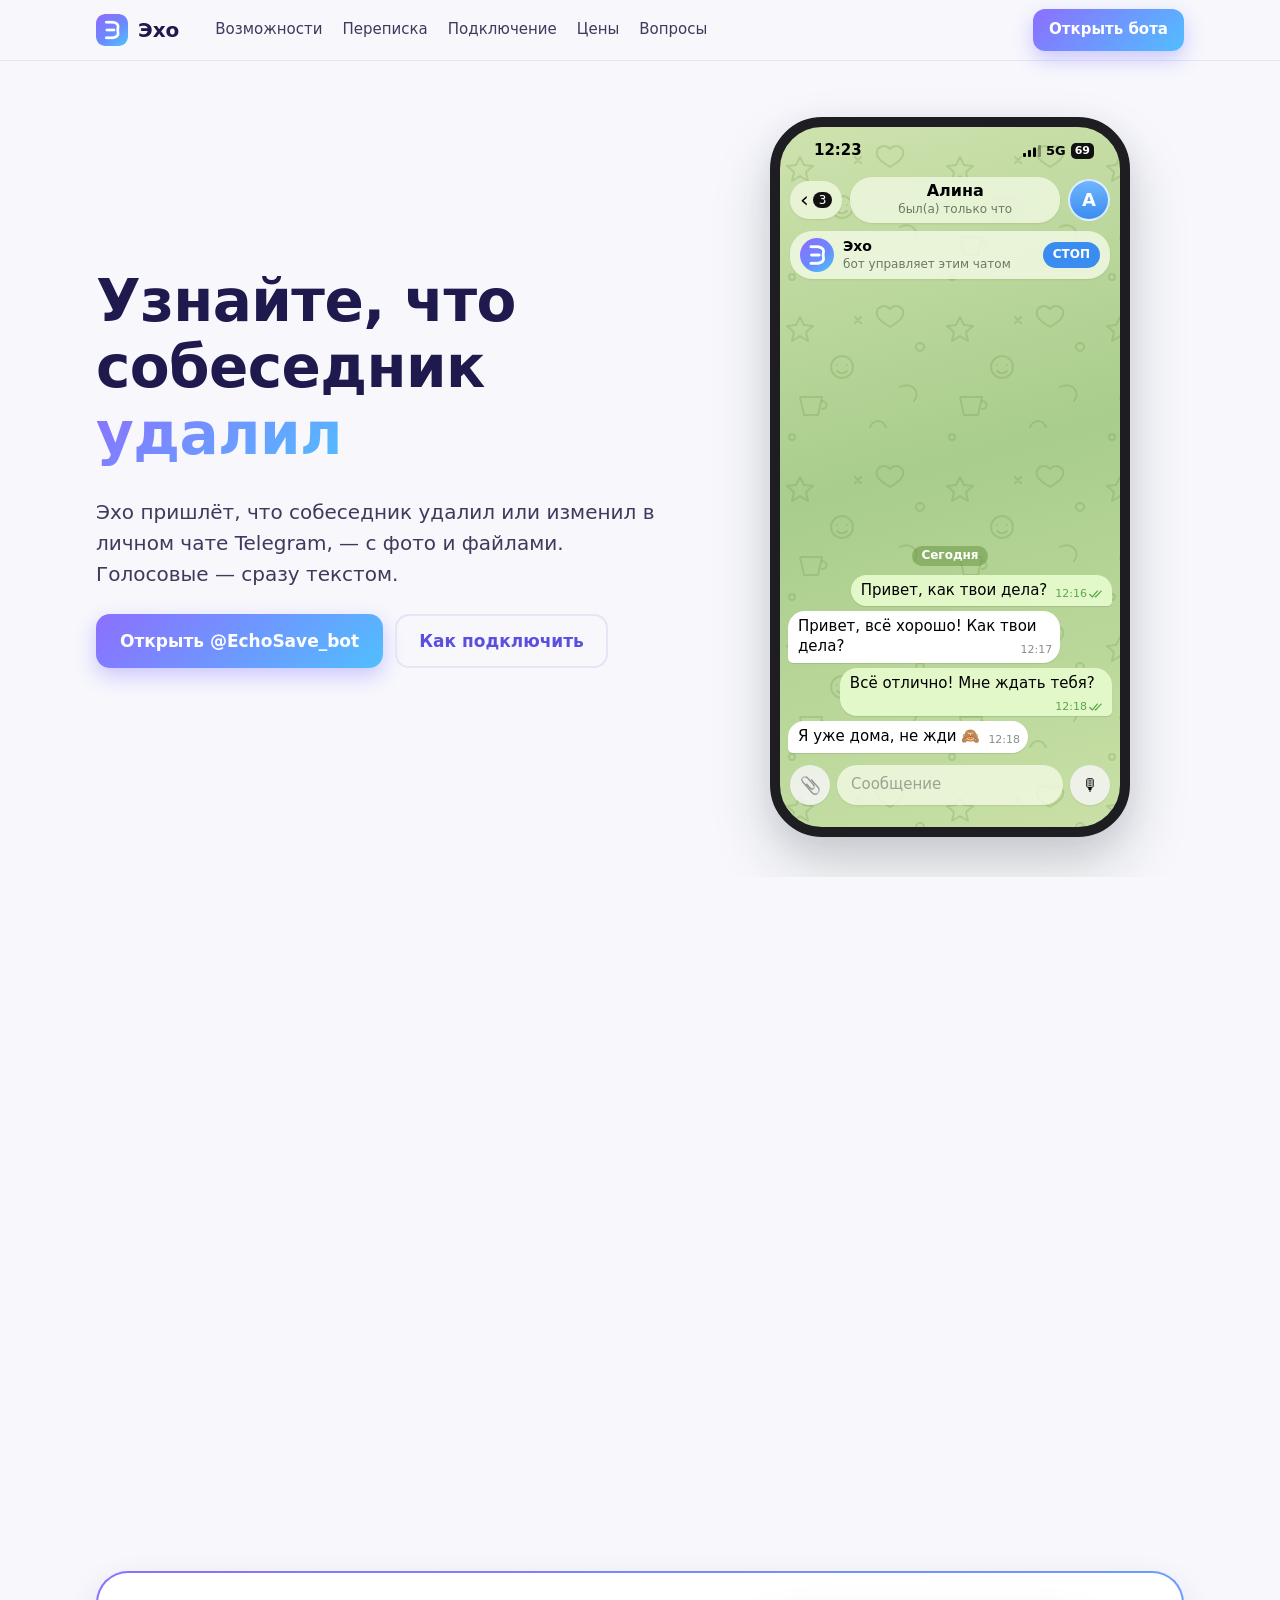
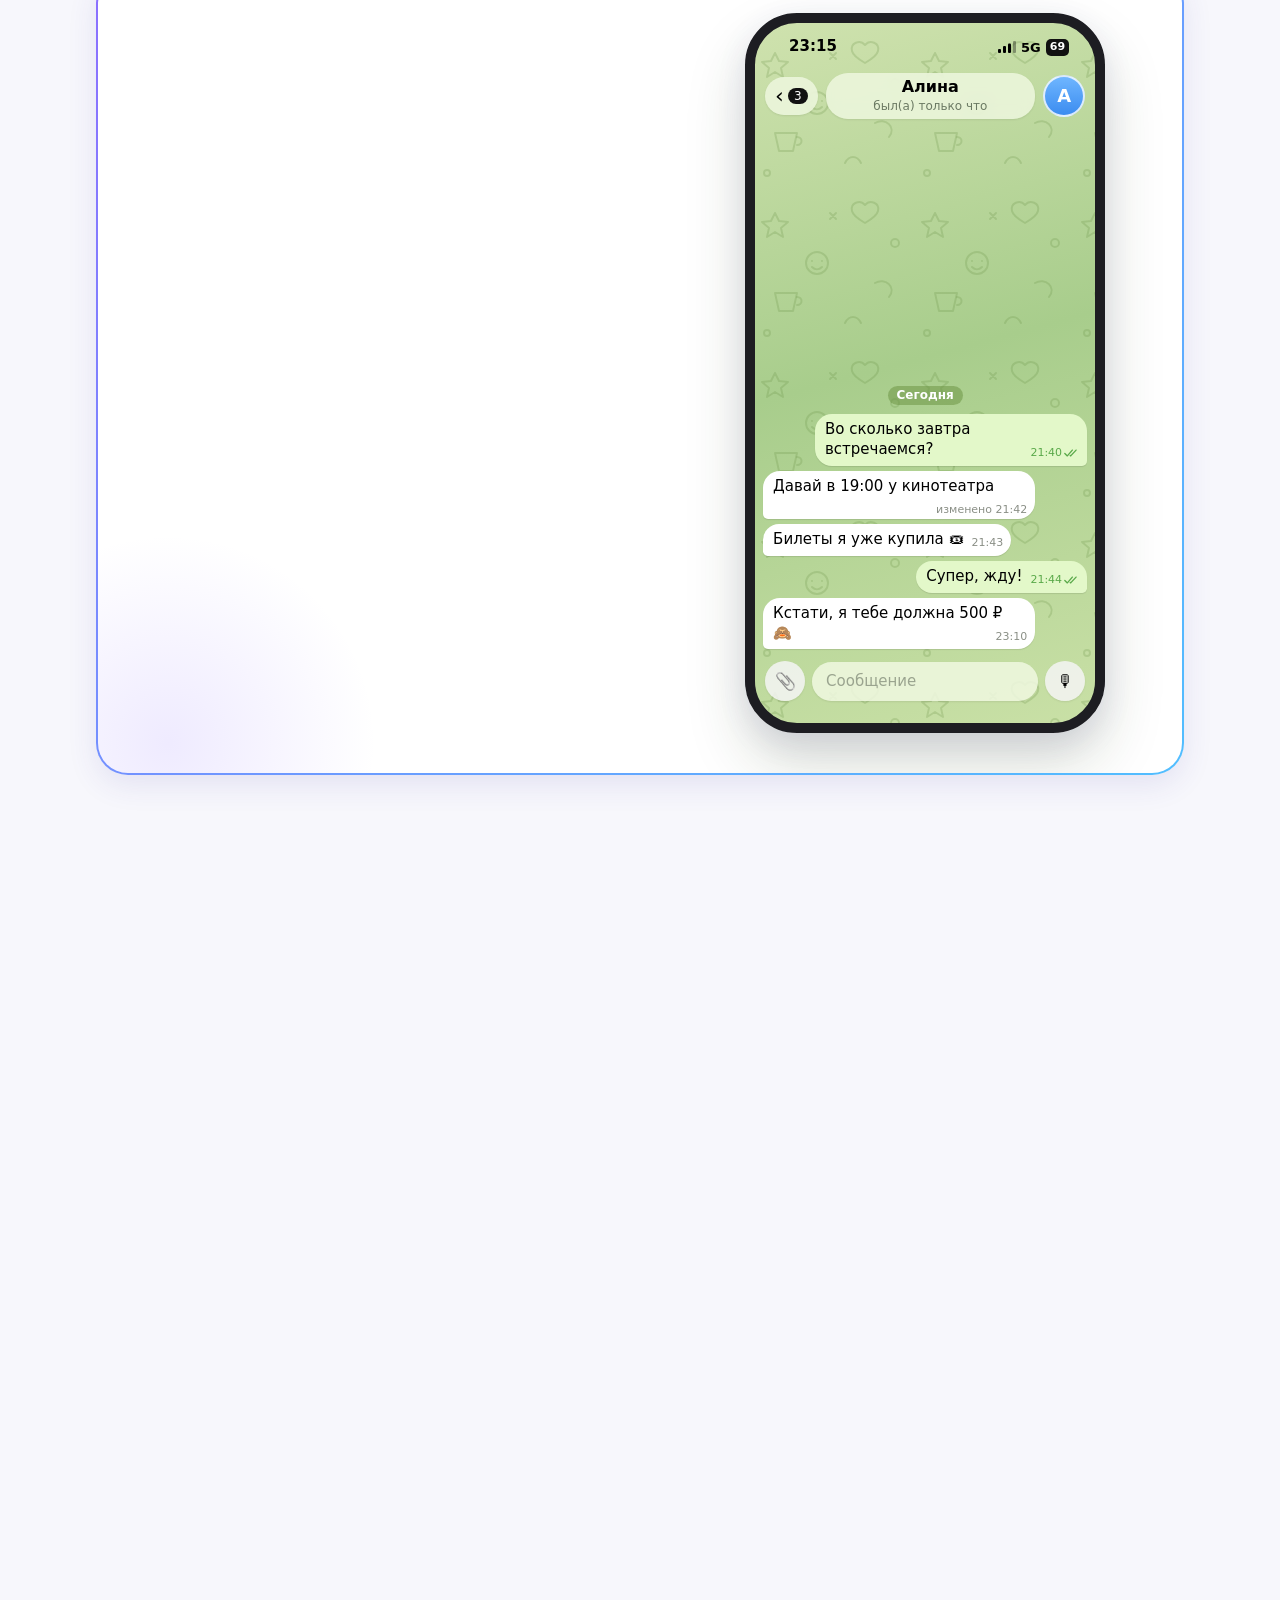
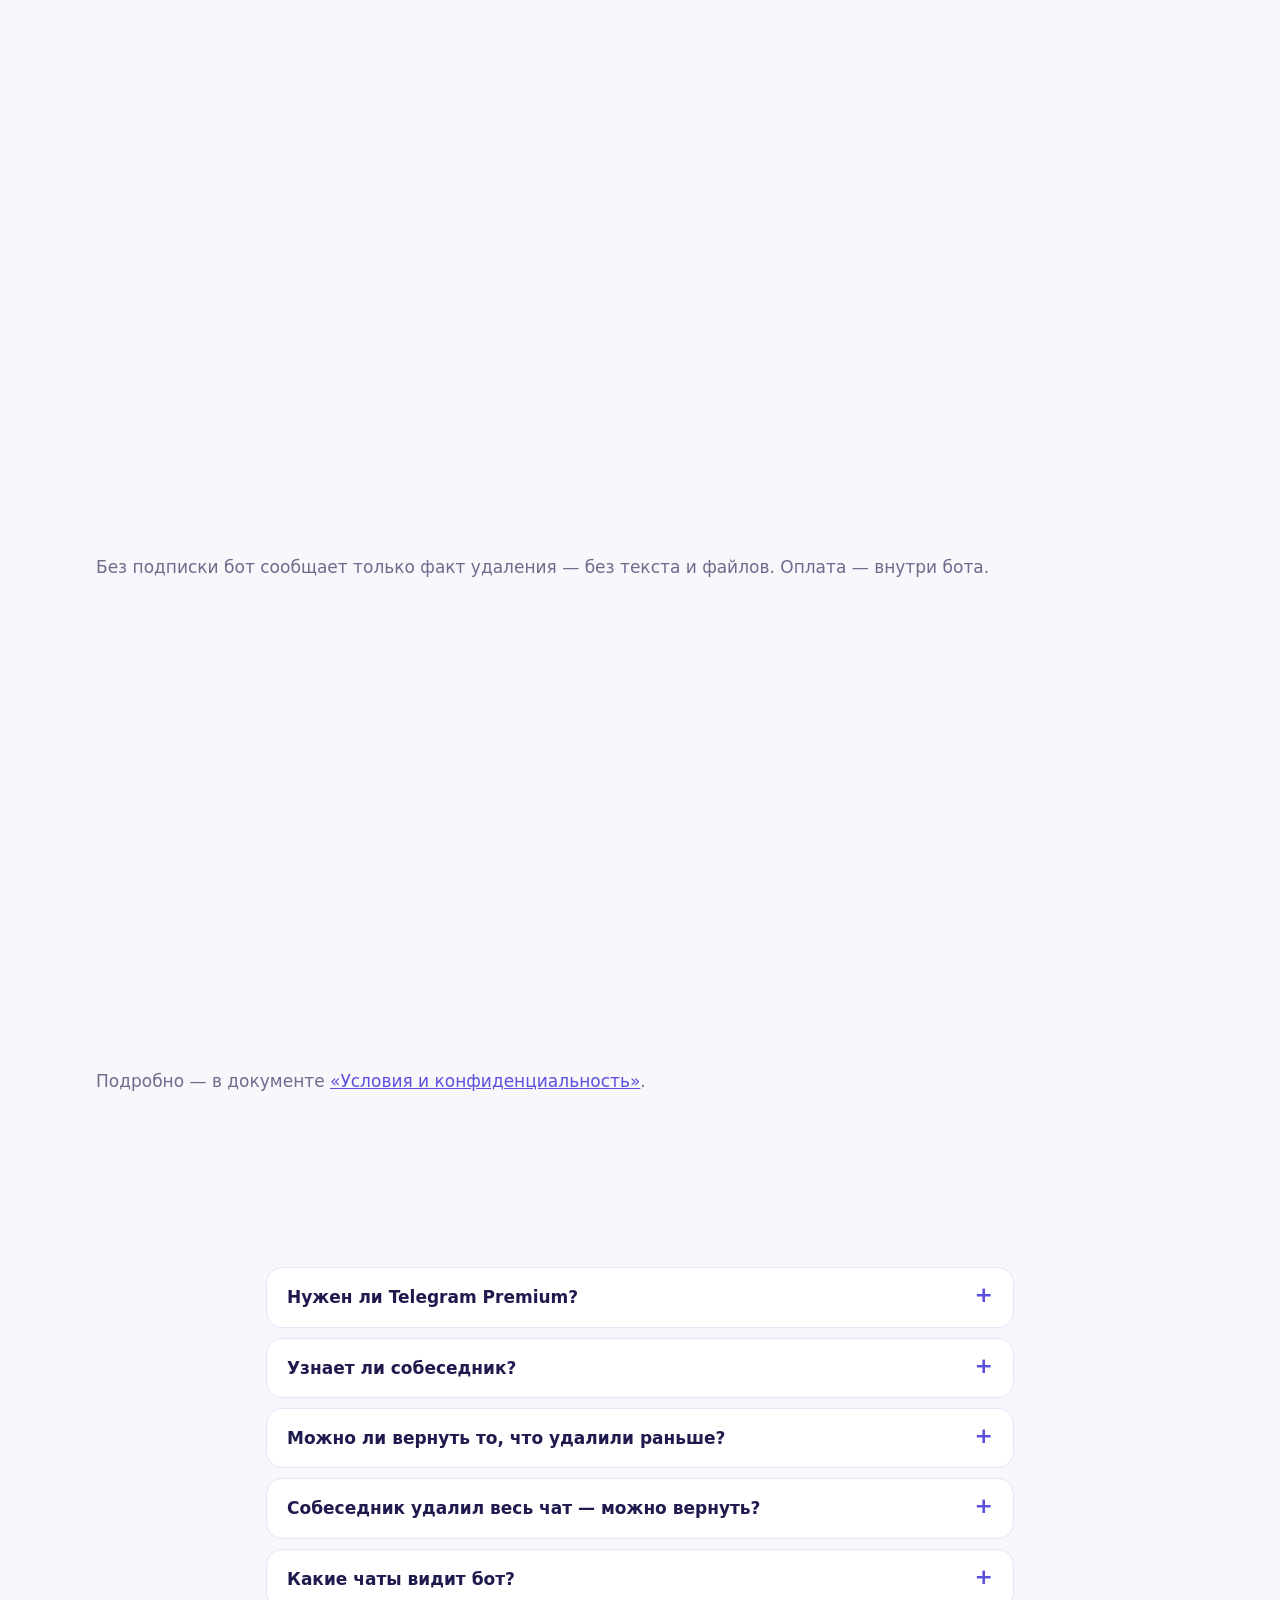
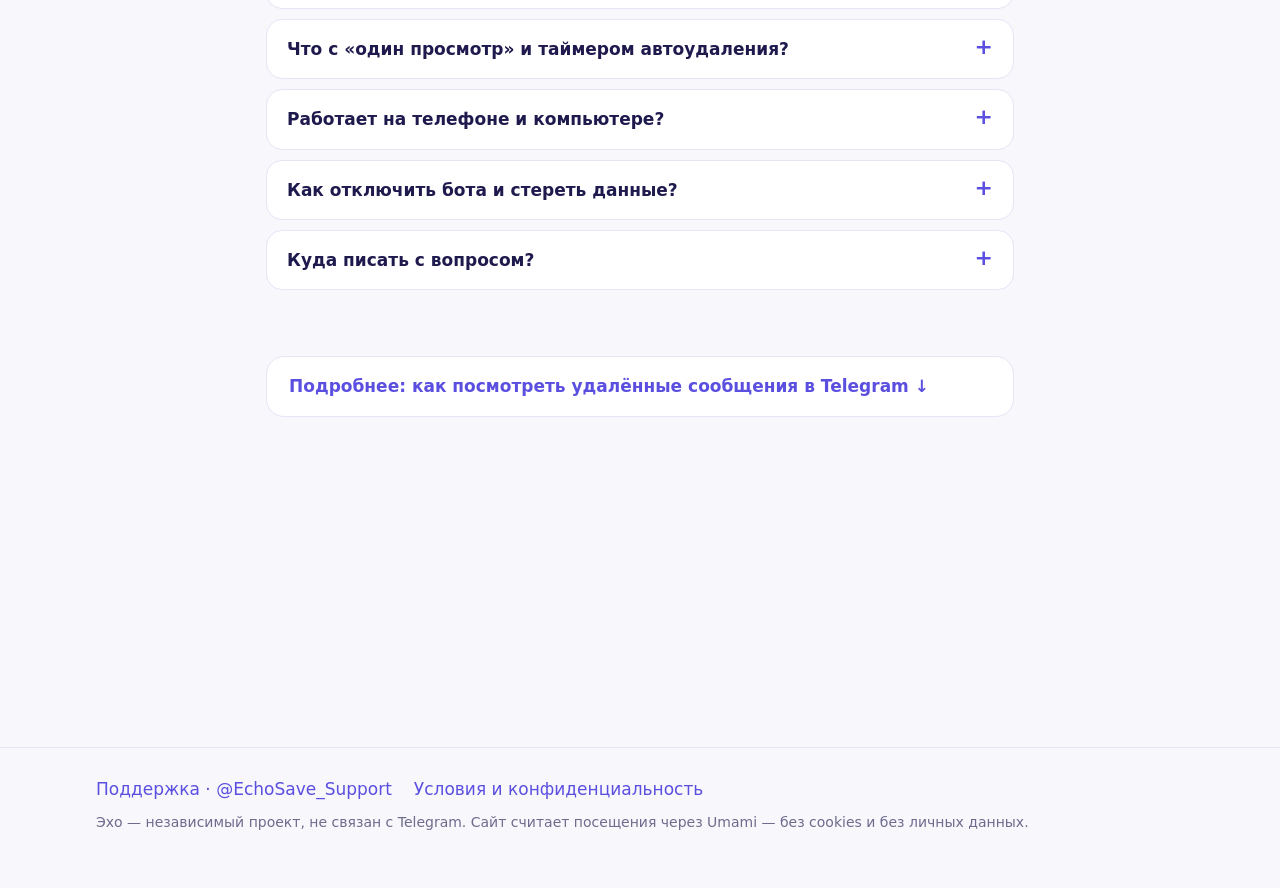
<file: index.html>
<!doctype html>
<html lang="ru">
<head>
<meta charset="utf-8">
<meta name="viewport" content="width=device-width, initial-scale=1">
<title>Эхо — узнайте, что собеседник удалил в Telegram</title>
<meta name="description" content="Бот присылает удалённые и изменённые сообщения из личных чатов Telegram — с фото и файлами, расшифровывает голосовые, а если собеседник удалил весь чат — присылает сохранённую переписку файлом. 7 дней бесплатно, Premium не нужен.">
<meta property="og:title" content="Узнайте, что собеседник удалил">
<meta property="og:description" content="Бот присылает удалённые и изменённые сообщения из личных чатов Telegram — с фото и файлами, расшифровывает голосовые, а если собеседник удалил весь чат — присылает сохранённую переписку файлом. 7 дней бесплатно, Premium не нужен.">
<meta property="og:image" content="https://echosave.online/assets/og-ru.png">
<meta name="twitter:card" content="summary_large_image">
<link rel="canonical" href="https://echosave.online/ru/">
<link rel="icon" type="image/png" sizes="32x32" href="assets/favicon-32.png">
<noscript><meta http-equiv="refresh" content="0; url=ru/"></noscript>
<script>
(function () {
  var ready = ["ru"], pick = "ru";
  var prefs = navigator.languages || [navigator.language || ""];
  for (var i = 0; i < prefs.length; i++) {
    var code = String(prefs[i]).toLowerCase().split("-")[0];
    if (ready.indexOf(code) !== -1) { pick = code; break; }
  }
  location.replace(pick + "/" + location.search + location.hash);
})();
</script>
</head>
<body style="font-family:system-ui,sans-serif;text-align:center;padding:48px 16px">
<a href="ru/">Эхо →</a>
</body>
</html>
</file>
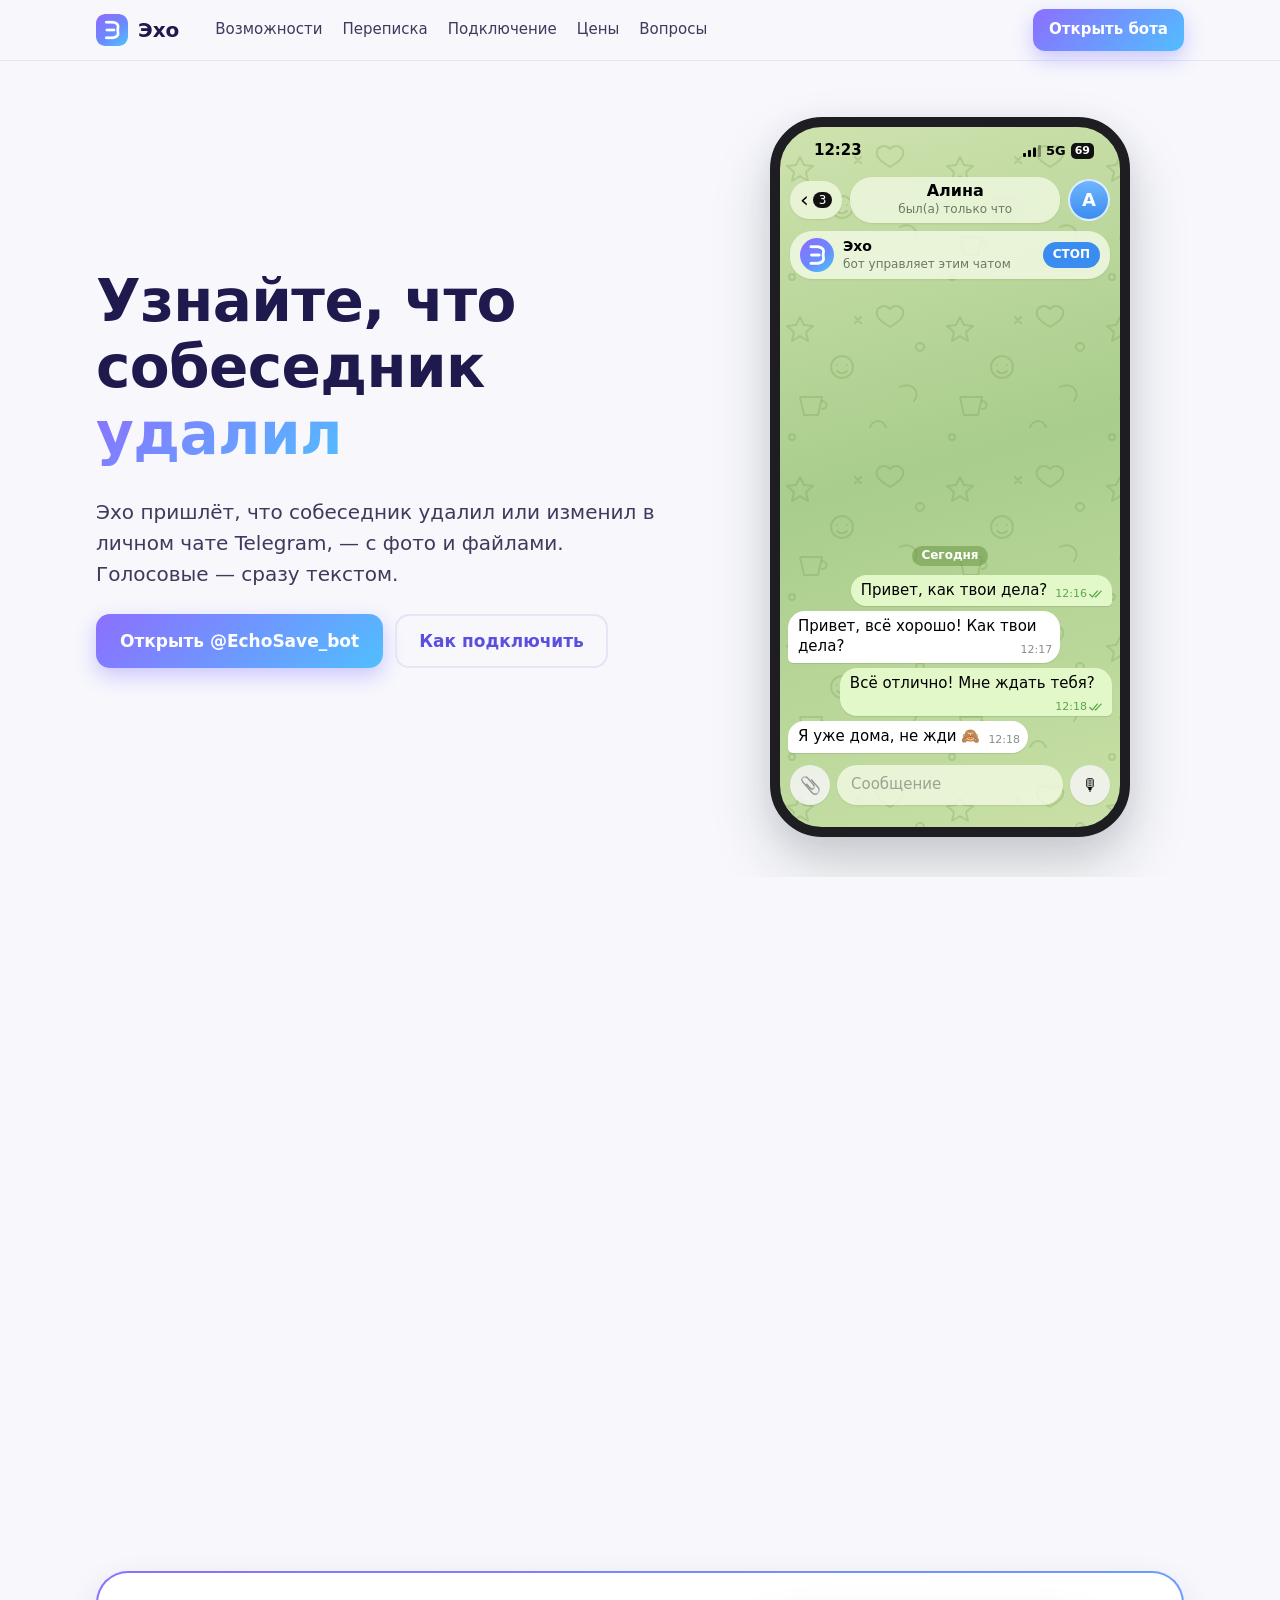
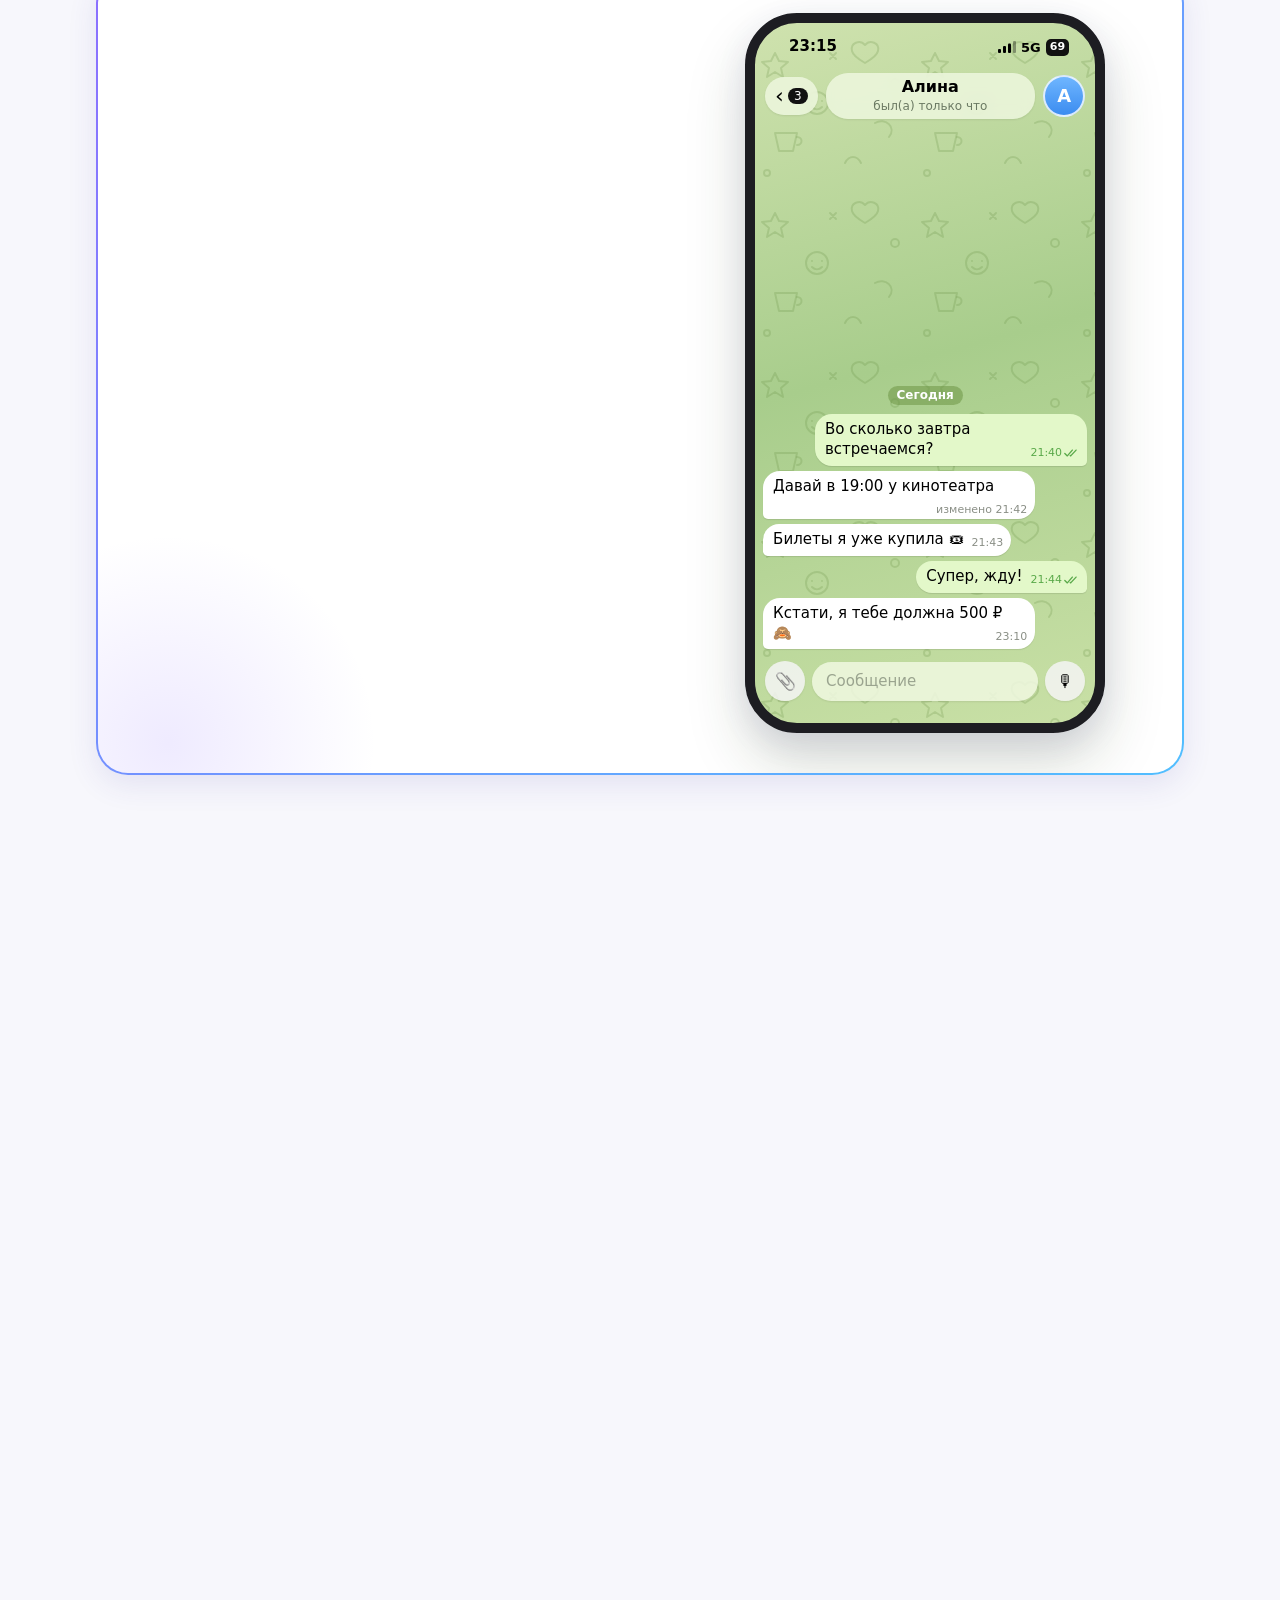
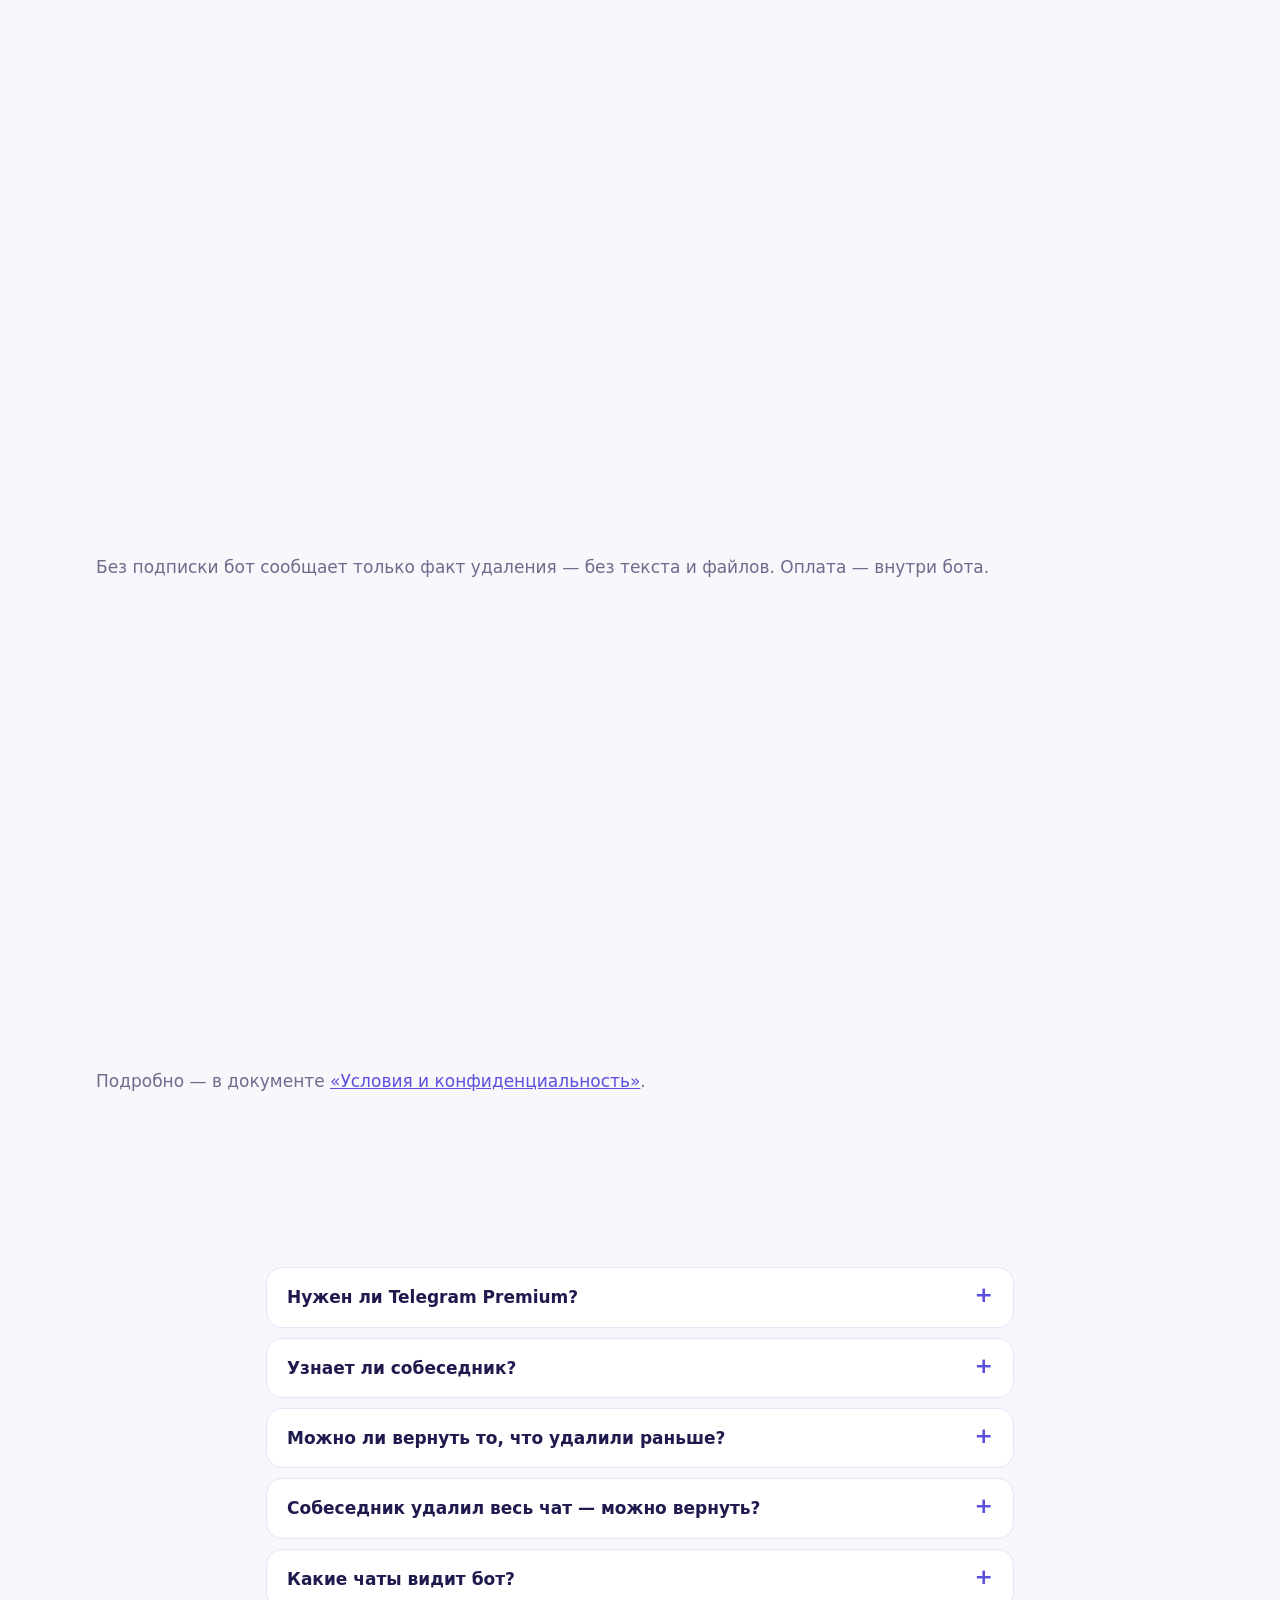
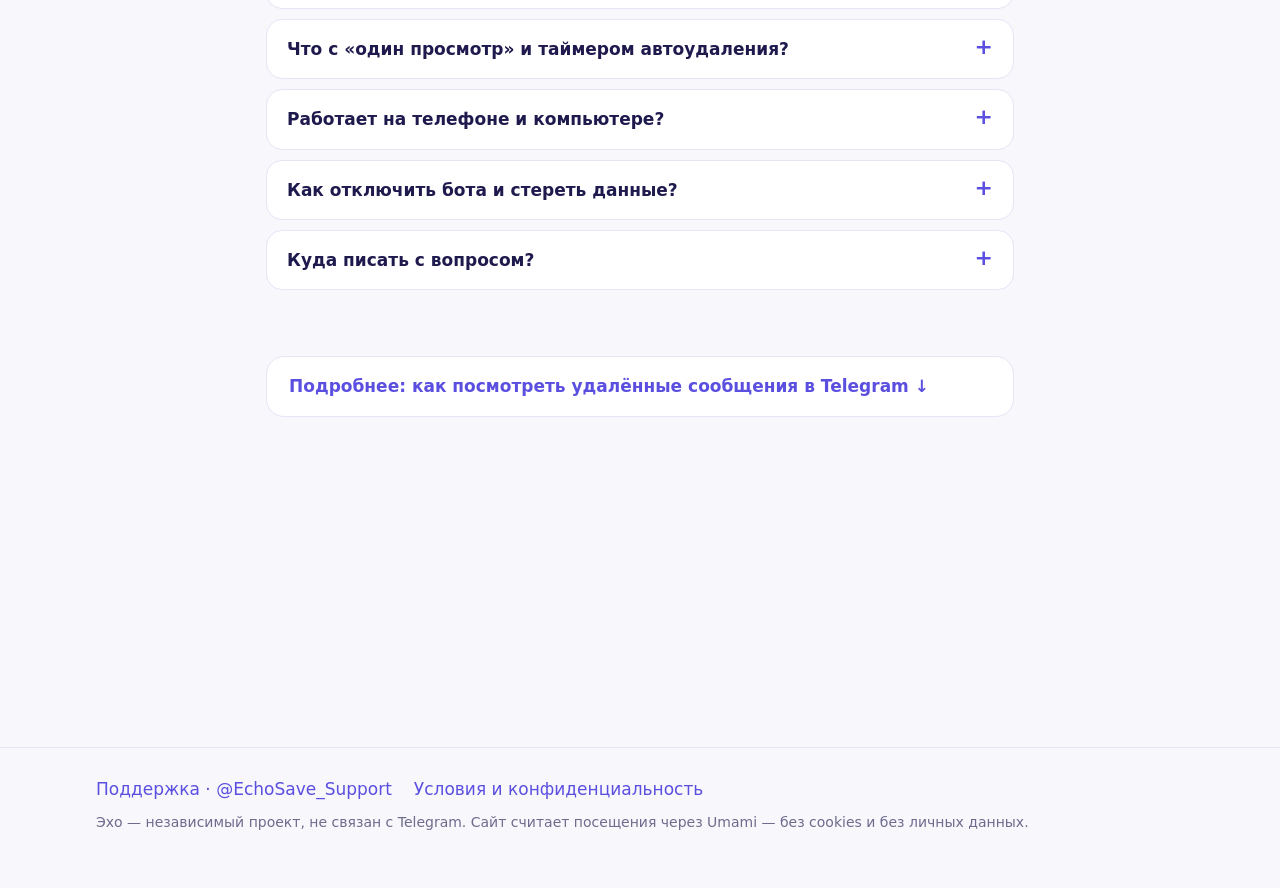
<file: ru/index.html>
<!doctype html>
<html lang="ru">
<head>
<meta charset="utf-8">
<meta name="viewport" content="width=device-width, initial-scale=1">
<title>Эхо — узнайте, что собеседник удалил в Telegram</title>
<meta name="description" content="Бот присылает удалённые и изменённые сообщения из личных чатов Telegram — с фото и файлами, расшифровывает голосовые, а если собеседник удалил весь чат — присылает сохранённую переписку файлом. 7 дней бесплатно, Premium не нужен.">
<link rel="canonical" href="https://echosave.online/ru/">
<link rel="alternate" hreflang="ru" href="https://echosave.online/ru/">
<link rel="alternate" hreflang="x-default" href="https://echosave.online/ru/">
<meta property="og:type" content="website">
<meta property="og:site_name" content="Эхо">
<meta property="og:title" content="Узнайте, что собеседник удалил">
<meta property="og:description" content="Бот присылает удалённые и изменённые сообщения из личных чатов Telegram — с фото и файлами, расшифровывает голосовые, а если собеседник удалил весь чат — присылает сохранённую переписку файлом. 7 дней бесплатно, Premium не нужен.">
<meta property="og:url" content="https://echosave.online/ru/">
<meta property="og:image" content="https://echosave.online/assets/og-ru.png">
<meta property="og:image:width" content="1200">
<meta property="og:image:height" content="630">
<meta name="twitter:card" content="summary_large_image">
<meta name="theme-color" content="#7b7dff">
<link rel="icon" type="image/png" sizes="32x32" href="../assets/favicon-32.png">
<link rel="apple-touch-icon" href="../assets/apple-touch-icon.png">
<link rel="stylesheet" href="../assets/style.css">
<script>document.documentElement.classList.add("js")</script>
<script defer src="../assets/site.js"></script>
<script defer src="https://cloud.umami.is/script.js" data-website-id="dd294d60-2943-4dc7-b218-6d5c803ca0c1"></script>
</head>
<body>
<header class="top">
  <div class="wrap top-in">
    <a class="logo" href="./"><img src="../assets/logo-64.png" width="32" height="32" alt=""><span>Эхо</span></a>
    <nav class="menu"><a href="#features">Возможности</a><a href="#perepiska">Переписка</a><a href="#connect">Подключение</a><a href="#prices">Цены</a><a href="#faq">Вопросы</a></nav>
    
    <a class="btn btn-sm" href="https://t.me/EchoSave_bot" data-umami-event="open-bot" data-umami-event-place="header">Открыть бота</a>
  </div>
</header>
<main>
<section class="hero">
  <div class="wrap hero-in">
    <div class="hero-text">
      <h1>Узнайте, что собеседник <span class="grad">удалил</span></h1>
      <p class="lead">Эхо пришлёт, что собеседник удалил или изменил в личном чате Telegram, — с фото и файлами. Голосовые — сразу текстом.</p>
      <div class="cta">
        <a class="btn" href="https://t.me/EchoSave_bot" data-umami-event="open-bot" data-umami-event-place="hero">Открыть @EchoSave_bot</a>
        <a class="btn btn-ghost" href="#connect">Как подключить</a>
      </div>
    </div>
    <div class="phone tg" aria-hidden="true">
      <div class="tg-status"><b>12:23</b><span><svg width="18" height="12" viewBox="0 0 18 12" fill="currentColor"><rect x="0" y="8" width="3" height="4" rx="1"/><rect x="5" y="5" width="3" height="7" rx="1"/><rect x="10" y="2.5" width="3" height="9.5" rx="1"/><rect x="15" y="0" width="3" height="12" rx="1" opacity=".35"/></svg><small>5G</small><span class="batt">69</span></span></div>
      <div class="tg-screen scr-bot">
        <div class="tg-head"><span class="pill back">‹ <em>3</em></span><span class="pill title"><b>Эхо</b><small>бот</small></span><img src="../assets/logo-64.png" width="40" height="40" alt=""></div>
        <div class="tg-body"><div class="tg-b in note" data-s="notice"><b>🗑️ Сообщение удалено</b><br>👤 Алина<br>🕒 отправлено 12.10 12:18 МСК<blockquote>Я уже дома, не жди 🙈</blockquote><i class="tg-sign">🐦‍🔥 Эхо · <span>@EchoSave_bot</span></i><span class="tm">12:18</span></div><div class="tg-b in note" data-s="notice2"><b>✏️ Сообщение изменено</b><br>👤 Алина<br>🕒 отправлено 12.10 12:23 МСК<br><br><b>Было:</b><blockquote>Встретимся у парка?</blockquote><b>Стало:</b><blockquote>Встретимся в ресторане?</blockquote><i class="tg-sign">🐦‍🔥 Эхо · <span>@EchoSave_bot</span></i><span class="tm">12:23</span></div></div>
        <div class="tg-input"><span class="menu-btn">≡ Меню</span><span class="tg-round">📎</span><span class="field">Сообщение</span><span class="tg-round">🎙</span></div>
      </div>
      <div class="tg-screen scr-chat">
        <div class="tg-head"><span class="pill back">‹ <em>3</em></span><span class="pill title"><b>Алина</b><small>был(а) только что</small></span><span class="ava">А</span></div>
        <div class="tg-banner"><img src="../assets/logo-64.png" width="40" height="40" alt=""><div><b>Эхо</b><small>бот управляет этим чатом</small></div><span class="stop">СТОП</span></div>
        <div class="tg-body"><span class="tg-date">Сегодня</span><div class="tg-b out"><span class="tx">Привет, как твои дела?</span><span class="tm">12:16<svg class="ck" viewBox="0 0 18 10" width="17" height="10" fill="none" stroke="currentColor" stroke-width="1.6" stroke-linecap="round" stroke-linejoin="round"><path d="M1 5.5l3 3L10 1.5"/><path d="M7.5 8l.5.5L14.5 1.5"/></svg></span></div><div class="tg-b in"><span class="tx">Привет, всё хорошо! Как твои дела?</span><span class="tm">12:17</span></div><div class="tg-b out"><span class="tx">Всё отлично! Мне ждать тебя?</span><span class="tm">12:18<svg class="ck" viewBox="0 0 18 10" width="17" height="10" fill="none" stroke="currentColor" stroke-width="1.6" stroke-linecap="round" stroke-linejoin="round"><path d="M1 5.5l3 3L10 1.5"/><path d="M7.5 8l.5.5L14.5 1.5"/></svg></span></div><div class="tg-b in" data-s="msg"><span class="tx">Я уже дома, не жди 🙈</span><span class="tm">12:18</span></div><div class="tg-b in voice" data-s="voice"><span class="play">▶</span><div><svg class="tg-wave" width="96" height="20" viewBox="0 0 96 20" fill="currentColor"><rect x="0" y="7.5" width="2.2" height="5" rx="1.1"/><rect x="4" y="5.5" width="2.2" height="9" rx="1.1"/><rect x="8" y="3.0" width="2.2" height="14" rx="1.1"/><rect x="12" y="6.0" width="2.2" height="8" rx="1.1"/><rect x="16" y="4.0" width="2.2" height="12" rx="1.1"/><rect x="20" y="1.5" width="2.2" height="17" rx="1.1"/><rect x="24" y="6.5" width="2.2" height="7" rx="1.1"/><rect x="28" y="3.5" width="2.2" height="13" rx="1.1"/><rect x="32" y="5.0" width="2.2" height="10" rx="1.1"/><rect x="36" y="7.5" width="2.2" height="5" rx="1.1"/><rect x="40" y="4.0" width="2.2" height="12" rx="1.1"/><rect x="44" y="2.0" width="2.2" height="16" rx="1.1"/><rect x="48" y="5.5" width="2.2" height="9" rx="1.1"/><rect x="52" y="7.0" width="2.2" height="6" rx="1.1"/><rect x="56" y="4.5" width="2.2" height="11" rx="1.1"/><rect x="60" y="2.5" width="2.2" height="15" rx="1.1"/><rect x="64" y="7.0" width="2.2" height="6" rx="1.1"/><rect x="68" y="5.5" width="2.2" height="9" rx="1.1"/><rect x="72" y="3.5" width="2.2" height="13" rx="1.1"/><rect x="76" y="6.5" width="2.2" height="7" rx="1.1"/><rect x="80" y="4.5" width="2.2" height="11" rx="1.1"/><rect x="84" y="6.0" width="2.2" height="8" rx="1.1"/><rect x="88" y="3.0" width="2.2" height="14" rx="1.1"/><rect x="92" y="7.0" width="2.2" height="6" rx="1.1"/></svg><span class="len">0:04</span></div><span class="tr-btn">→A</span><span class="tm">12:21</span></div><div class="tg-b out reply" data-s="tr"><div class="q"><b>Алина</b><span>🎤 Голосовое сообщение</span></div><span class="tx">🐦‍🔥 Эхо: <i>Буду через 10 минут, закажи мне кофе</i></span><span class="tx link">🐦‍🔥 <i>Эхо · @EchoSave_bot</i></span><span class="tm">Эхо, 12:21<svg class="ck" viewBox="0 0 18 10" width="17" height="10" fill="none" stroke="currentColor" stroke-width="1.6" stroke-linecap="round" stroke-linejoin="round"><path d="M1 5.5l3 3L10 1.5"/><path d="M7.5 8l.5.5L14.5 1.5"/></svg></span></div><div class="tg-b in" data-s="edit"><span class="tx"><span class="v-old">Встретимся у парка?</span><span class="v-new">Встретимся в ресторане?</span></span><span class="tm"><span class="v-new">изменено </span>12:23</span></div></div>
        <div class="tg-input"><span class="tg-round">📎</span><span class="field">Сообщение</span><span class="tg-round">🎙</span></div>
      </div>
    </div>
  </div>
</section>

<section class="facts-sec">
  <div class="wrap"><div class="facts reveal"><div class="fact"><b>7 дней</b><span>бесплатно для новых</span></div><div class="fact"><b>Переписка</b><span>файлом, если удалили весь чат</span></div><div class="fact"><b>AES-256</b><span>шифрование данных</span></div><div class="fact"><b>Без Premium</b><span>подходит любой аккаунт</span></div></div></div>
</section>

<section class="sec" id="features">
  <div class="wrap">
    <h2 class="reveal">Что умеет</h2>
    <div class="grid4"><article class="card reveal"><div class="ico">🗑</div><h3>Удалённые и изменённые</h3><p>Собеседник удалил сообщение — пришлю, что там было, с фото и файлами. Исправил — пришлю «Было» и «Стало».</p></article><article class="card reveal"><div class="ico">🎙</div><h3>Голосовые текстом</h3><p>Расшифровка — прямо в переписке или только вам. Речь распознаётся на нашем сервере.</p></article><article class="card reveal"><div class="ico">📸</div><h3>«Один просмотр»</h3><p>Ответьте на такое фото или видео свайпом до открытия — копия придёт в чат с ботом.</p></article><article class="card reveal"><div class="ico">📜</div><h3>Переписка файлом</h3><p>Собеседник удалил весь чат? В меню бота — «📜 Переписка»: пришлю всё, что успел сохранить, одним файлом — как сам чат.</p><p class="more"><a href="#perepiska">Как это выглядит ↓</a></p></article></div>
  </div>
</section>

<section class="sec" id="perepiska">
  <div class="wrap">
  <div class="xp-box xp-in">
    <div class="xp-text reveal">
      <span class="xp-badge">📜 Новое</span>
      <h2>Удалили весь чат? Пришлю его файлом</h2>
      <p class="lead">Когда собеседник удаляет чат целиком, Telegram не сообщает об этом ботам. Но сохранённое никуда не делось — Эхо пришлёт переписку одним файлом.</p>
      <ol class="xp-steps"><li>Откройте бота → Меню</li><li>Нажмите «📜 Переписка»</li><li>Выберите чат — придёт файл</li></ol>
      <p class="muted">Файл выглядит как сам чат: ваши сообщения справа, собеседника слева, удалённые и изменённые помечены. В нём то, что пришло после подключения бота и ещё хранится.</p>
    </div>
    <div class="phone tg xp" aria-hidden="true">
      <div class="tg-status"><b>23:15</b><span><svg width="18" height="12" viewBox="0 0 18 12" fill="currentColor"><rect x="0" y="8" width="3" height="4" rx="1"/><rect x="5" y="5" width="3" height="7" rx="1"/><rect x="10" y="2.5" width="3" height="9.5" rx="1"/><rect x="15" y="0" width="3" height="12" rx="1" opacity=".35"/></svg><small>5G</small><span class="batt">69</span></span></div>
      <div class="tg-screen xs-chat">
        <div class="tg-head"><span class="pill back">‹ <em>3</em></span><span class="pill title"><b>Алина</b><small>был(а) только что</small></span><span class="ava">А</span></div>
        <div class="tg-body"><span class="tg-date">Сегодня</span><div class="xp-hist"><div class="tg-b out"><span class="tx">Во сколько завтра встречаемся?</span><span class="tm">21:40<svg class="ck" viewBox="0 0 18 10" width="17" height="10" fill="none" stroke="currentColor" stroke-width="1.6" stroke-linecap="round" stroke-linejoin="round"><path d="M1 5.5l3 3L10 1.5"/><path d="M7.5 8l.5.5L14.5 1.5"/></svg></span></div><div class="tg-b in"><span class="tx">Давай в 19:00 у кинотеатра</span><span class="tm">изменено 21:42</span></div><div class="tg-b in"><span class="tx">Билеты я уже купила 🎟</span><span class="tm">21:43</span></div><div class="tg-b out"><span class="tx">Супер, жду!</span><span class="tm">21:44<svg class="ck" viewBox="0 0 18 10" width="17" height="10" fill="none" stroke="currentColor" stroke-width="1.6" stroke-linecap="round" stroke-linejoin="round"><path d="M1 5.5l3 3L10 1.5"/><path d="M7.5 8l.5.5L14.5 1.5"/></svg></span></div><div class="tg-b in"><span class="tx">Кстати, я тебе должна 500 ₽ 🙈</span><span class="tm">23:10</span></div></div><span class="xp-empty">Сообщений нет</span></div>
        <div class="xp-toast">Алина удалила чат у обоих</div>
        <div class="tg-input"><span class="tg-round">📎</span><span class="field">Сообщение</span><span class="tg-round">🎙</span></div>
      </div>
      <div class="tg-screen xs-bot">
        <div class="tg-head"><span class="pill back">‹ <em>3</em></span><span class="pill title"><b>Эхо</b><small>бот</small></span><img src="../assets/logo-64.png" width="40" height="40" alt=""></div>
        <div class="tg-body">
          <div class="xp-m" data-x="menu"><div class="tg-b in note"><b>⚙️ Меню</b><br>✅ Всё работает</div><div class="xp-kb"><div class="xp-krow"><span class="xp-k" data-x="k1">📜 Переписка</span></div><div class="xp-krow"><span class="xp-k">🎙 Голосовые</span><span class="xp-k">💬 Чаты</span></div><div class="xp-krow"><span class="xp-k">🔔 Уведомления</span><span class="xp-k">📊 Состояние</span></div></div></div>
          <div class="xp-m" data-x="list"><div class="tg-b in note"><b>📜 Переписка</b><br><br>Выберите чат — пришлю всё, что из него сохранено, одним файлом.</div><div class="xp-kb"><div class="xp-krow"><span class="xp-k" data-x="k2">👤 Алина</span></div><div class="xp-krow"><span class="xp-k">👤 Мама</span></div><div class="xp-krow"><span class="xp-k">⬅️ Назад</span></div></div></div>
          <div class="xp-m" data-x="doc"><div class="tg-b in note xp-doc"><div class="xp-file"><span class="xp-fi">📄</span><span><b>echo-chat.html</b><small>14 КБ</small></span></div><b>📜 Переписка: Алина</b><br>🕒 12.10 21:40 — 23:10 МСК<br>💬 5 сообщений<br><br>Всё, что сохранено, вместе с вашими сообщениями. 📄 Откройте файл выше.<br><i class="tg-sign">🐦‍🔥 Эхо · <span>@EchoSave_bot</span></i><span class="tm">23:15</span></div></div>
        </div>
        <div class="xp-sending">Собираю переписку…</div>
        <div class="tg-input"><span class="menu-btn">≡ Меню</span><span class="tg-round">📎</span><span class="field">Сообщение</span><span class="tg-round">🎙</span></div>
      </div>
      <div class="tg-screen xs-file">
        <div class="xp-head"><div><b>Алина</b><span>@alina</span></div><span class="ava">А</span></div>
        <div class="xp-page"><div class="xp-info">Сохранено Эхом · 5 сообщений<br>время московское (МСК)</div><div class="xp-day">12 октября</div><div class="xp-row out"><div class="tg-b out"><span class="tx">Во сколько завтра встречаемся?</span><span class="tm">21:40<svg class="ck" viewBox="0 0 18 10" width="17" height="10" fill="none" stroke="currentColor" stroke-width="1.6" stroke-linecap="round" stroke-linejoin="round"><path d="M1 5.5l3 3L10 1.5"/><path d="M7.5 8l.5.5L14.5 1.5"/></svg></span></div></div><div class="xp-row in"><div class="tg-b in"><span class="tx">Давай в 19:00 у кинотеатра</span><span class="tm">изменено 21:42</span></div></div><div class="xp-row in"><div class="tg-b in"><span class="tx">Билеты я уже купила 🎟</span><span class="tm">21:43</span></div><div class="xp-gone">Удалено в 23:14</div></div><div class="xp-row out"><div class="tg-b out"><span class="tx">Супер, жду!</span><span class="tm">21:44<svg class="ck" viewBox="0 0 18 10" width="17" height="10" fill="none" stroke="currentColor" stroke-width="1.6" stroke-linecap="round" stroke-linejoin="round"><path d="M1 5.5l3 3L10 1.5"/><path d="M7.5 8l.5.5L14.5 1.5"/></svg></span></div></div><div class="xp-row in"><div class="tg-b in"><span class="tx">Кстати, я тебе должна 500 ₽ 🙈</span><span class="tm">23:10</span></div><div class="xp-gone">Удалено в 23:14</div></div></div>
        <div class="xp-sign"><i class="tg-sign">🐦‍🔥 Эхо · <span>@EchoSave_bot</span></i></div>
      </div>
    </div>
  </div>
  </div>
</section>

<section class="sec" id="connect">
  <div class="wrap">
    <div class="connect reveal">
      <div class="connect-text">
        <div class="connect-head">
          <img src="../assets/logo-128.png" width="64" height="64" alt="">
          <div><h2>Подключение за 3 шага</h2><p>займёт меньше минуты</p></div>
        </div>
        <ol class="steps"><li><button type="button" class="step cur" data-shot="0"><span class="num">1</span><span class="st"><b>Откройте Настройки → «Изм.»</b><span>кнопка «Изм.» — вверху справа</span></span><i class="bar"></i></button></li><li><button type="button" class="step" data-shot="1"><span class="num">2</span><span class="st"><b>Выберите «Автоматизация чатов»</b><span>пункт внизу списка</span></span><i class="bar"></i></button></li><li><button type="button" class="step" data-shot="2"><span class="num">3</span><span class="st"><b>Впишите @EchoSave_bot</b><span>и выберите «Все личные чаты, кроме…»</span></span><i class="bar"></i></button></li><li><button type="button" class="step step-extra" data-shot="3"><span class="num">＋</span><span class="st"><b>Для расшифровки в переписке</b><span>включите «Ответы на сообщения» — бот подскажет, если нужно.</span></span><i class="bar"></i></button></li></ol>
      </div>
      <div class="connect-phone"><div class="caps"><p class="cap on"><b>1. Откройте Настройки → «Изм.»</b><span>кнопка «Изм.» — вверху справа</span></p><p class="cap"><b>2. Выберите «Автоматизация чатов»</b><span>пункт внизу списка</span></p><p class="cap"><b>3. Впишите @EchoSave_bot</b><span>и выберите «Все личные чаты, кроме…»</span></p><p class="cap"><b>＋. Для расшифровки в переписке</b><span>включите «Ответы на сообщения» — бот подскажет, если нужно.</span></p></div><div class="shots"><figure class="shot on"><img src="../assets/connect-1.jpg" width="450" height="975" alt="Скриншот настроек Telegram, шаг 1"><span class="tap" style="left:88.5%;top:9.2%"></span></figure><figure class="shot"><img src="../assets/connect-2.jpg" width="450" height="975" alt="Скриншот настроек Telegram, шаг 2" loading="lazy"><span class="tap" style="left:50.0%;top:89.8%"></span></figure><figure class="shot"><img src="../assets/connect-3.jpg" width="450" height="975" alt="Скриншот настроек Telegram, шаг 3" loading="lazy"><span class="tap" style="left:50.0%;top:35.0%"></span></figure><figure class="shot"><img src="../assets/connect-4.jpg" width="450" height="975" alt="Скриншот настроек Telegram, шаг 4" loading="lazy"><span class="tap" style="left:50.0%;top:53.3%"></span></figure></div></div>
      <div class="connect-foot">
        <p class="connect-done">Получится — бот напишет «✅ Бот подключён».</p>
        <p class="connect-note">Скриншоты с iPhone. Не нашли «Автоматизацию чатов» на Android — напишите в @EchoSave_Support.</p>
        <a class="btn btn-light" href="https://t.me/EchoSave_bot" data-umami-event="open-bot" data-umami-event-place="connect">Открыть @EchoSave_bot</a>
      </div>
    </div>
  </div>
</section>

<section class="sec" id="prices">
  <div class="wrap">
    <h2 class="reveal">Цены</h2>
    <div class="trial reveal"><b>🎁 7 дней бесплатно</b><p>Всё, что умеет бот, — для новых пользователей. Отсчёт с подключения, один раз на аккаунт. Карта не нужна.</p></div>
    <div class="grid3"><article class="card plan reveal"><h3><span class="ico-s">⭐</span>Звёзды Telegram</h3><div class="row"><span>Месяц</span><b>120 ⭐</b></div><div class="row"><span>Год</span><b>1200 ⭐</b></div><p class="muted small">Месяц продлевается сам, отменить — кнопкой в боте. Год — разовый платёж.</p></article><article class="card plan reveal"><h3><span class="ico-s">💳</span>Карта или СБП</h3><div class="row"><span>Месяц</span><b>190 ₽</b></div><div class="row"><span>Год</span><b>1700 ₽</b></div><p class="muted small">Карта российского банка или СБП. Разовый платёж, без автопродления.</p></article><article class="card plan reveal"><h3><span class="ico-s">🪙</span>Криптовалюта</h3><div class="row"><span>Месяц</span><b>$5</b></div><div class="row"><span>Год</span><b>$39</b></div><p class="muted small">Через @CryptoBot: USDT, TON, BTC и другие. Разовый платёж.</p></article></div>
    <p class="muted">Без подписки бот сообщает только факт удаления — без текста и файлов. Оплата — внутри бота.</p>
  </div>
</section>

<section class="sec">
  <div class="wrap">
    <h2 class="reveal">Ваши данные</h2>
    <div class="grid2"><div class="pv reveal"><div class="ico">🧹</div><div><b>Стирается само</b><p>Сохранённое бот удаляет автоматически. Стереть сразу — Меню → 🧹 Очистка.</p></div></div><div class="pv reveal"><div class="ico">🔐</div><div><b>Зашифровано</b><p>AES-256, у каждого пользователя свой ключ.</p></div></div><div class="pv reveal"><div class="ico">👤</div><div><b>Только вам</b><p>Уведомления и файлы приходят только вам. Функции «посмотреть чужую переписку» в боте нет ни у кого, включая нас.</p></div></div><div class="pv reveal"><div class="ico">🚫</div><div><b>Не видит</b><p>Группы, каналы, секретные чаты и то, что пришло до подключения.</p></div></div></div>
    <p class="muted">Подробно — в документе <a href="https://telegra.ph/Politika-konfidencialnosti--EHho-09-20">«Условия и конфиденциальность»</a>.</p>
  </div>
</section>

<section class="sec" id="faq">
  <div class="wrap narrow">
    <h2 class="reveal">Вопросы</h2>
    <div class="faq"><details><summary>Нужен ли Telegram Premium?</summary><p>Нет. И сам Premium удалённые сообщения не показывает.</p></details><details><summary>Узнает ли собеседник?</summary><p>Нет — Telegram не сообщает собеседнику, что вы подключили бота. Уведомления об удалённом приходят только вам. Собеседник увидит лишь то, что бот пишет в переписку от вашего имени: расшифровку голосового (её можно переключить на «только мне» в Меню → 🎙 Голосовые) и ваш ответ свайпом на «один просмотр».</p></details><details><summary>Можно ли вернуть то, что удалили раньше?</summary><p>Нет: бот видит только то, что пришло после подключения. Поэтому подключать стоит заранее.</p></details><details><summary>Собеседник удалил весь чат — можно вернуть?</summary><p>Да, если бот был подключён. Откройте в боте Меню → 📜 Переписка и выберите чат — бот пришлёт всё, что успел сохранить, одним файлом, как сам чат; удалённые сообщения в нём помечены. Сам Telegram боту не сообщает, что чат удалён, поэтому файл присылается по кнопке.</p></details><details><summary>Какие чаты видит бот?</summary><p>Только личные чаты, которые вы выбрали в «Автоматизации чатов». Группы, каналы и секретные чаты — нет.</p></details><details><summary>Что с «один просмотр» и таймером автоудаления?</summary><p>«Один просмотр» — копия придёт, только если ответить свайпом до открытия. Исчезнувшее по таймеру автоудаления бот не присылает: это выбор собеседника. Удалённое руками раньше срока — пришлёт.</p></details><details><summary>Работает на телефоне и компьютере?</summary><p>Уведомления приходят в чат с ботом, поэтому видны везде, где вы вошли в Telegram: на телефоне и на компьютере. Подключить бота проще всего в настройках Telegram на телефоне.</p></details><details><summary>Как отключить бота и стереть данные?</summary><p>Отключить — Настройки → «Изм.» → Автоматизация чатов → ✕ рядом с «Эхо». Стереть сохранённое или удалить аккаунт — Меню → 🧹 Очистка.</p></details><details><summary>Куда писать с вопросом?</summary><p>В поддержку: <a href="https://t.me/EchoSave_Support">@EchoSave_Support</a>. Там же — вопросы об оплате и возвратах.</p></details></div>
  </div>
</section>

<section class="sec guide-sec">
  <div class="wrap narrow">
    <details class="guide">
      <summary>Подробнее: как посмотреть удалённые сообщения в Telegram</summary>
      <h2>Как посмотреть удалённые сообщения в Telegram</h2>
      <p>В самом Telegram удалённое сообщение не вернуть: оно исчезает у обоих собеседников. Telegram Premium удалённое тоже не показывает.</p><p>Зато в настройках Telegram есть раздел «Автоматизация чатов». Туда можно подключить бота, и он будет получать сообщения ваших личных чатов в момент, когда они приходят. Эхо подключается именно так: запоминает сообщения из выбранных чатов, и если собеседник удалит сообщение, присылает вам, что там было, — текст, фото, видео, голосовые и файлы.</p><p>Важно: бот видит только то, что пришло после подключения. Удалённое раньше не вернёт ни один бот, поэтому подключать его стоит заранее. Группы, каналы и секретные чаты ботам недоступны.</p>
      <h3>Изменённые сообщения: было и стало</h3>
      <p>Если собеседник исправил сообщение, Эхо пришлёт обе версии — «Было» и «Стало» — и время отправки. Сам Telegram историю правок не показывает.</p>
      <h3>Если собеседник удалил весь чат</h3>
      <p>Когда собеседник удаляет чат целиком «у обоих», Telegram не сообщает об этом ботам — уведомления не будет. Но сохранённые сообщения никуда не делись: в меню Эха откройте «📜 Переписка» и выберите чат. Бот пришлёт файл, который выглядит как сам чат: ваши сообщения справа, собеседника слева, удалённые и изменённые помечены. В файле — то, что пришло после подключения бота и ещё хранится.</p>
    </details>
  </div>
</section>

<section class="sec final">
  <div class="wrap reveal">
    <h2>Попробуйте 7 дней бесплатно</h2>
    <p>Откройте бота, нажмите /start и подключите его за минуту.</p>
    <a class="btn" href="https://t.me/EchoSave_bot" data-umami-event="open-bot" data-umami-event-place="final">Открыть @EchoSave_bot</a>
  </div>
</section>
</main>
<div class="sticky-cta"><a class="btn" href="https://t.me/EchoSave_bot" data-umami-event="open-bot" data-umami-event-place="sticky">Открыть бота · 7 дней бесплатно</a></div>
<footer class="foot">
  <div class="wrap">
    <nav class="foot-links">
      <a href="https://t.me/EchoSave_Support">Поддержка · @EchoSave_Support</a>
      <a href="https://telegra.ph/Politika-konfidencialnosti--EHho-09-20">Условия и конфиденциальность</a>
    </nav>
    <p class="muted small">Эхо — независимый проект, не связан с Telegram. Сайт считает посещения через Umami — без cookies и без личных данных.</p>
  </div>
</footer>
</body>
</html>
</file>
<file: assets/style.css>
/* Эхо — landing. Brand gradient from the bot avatar: #8C6FFF → #51BEFF. No external fonts:
   system fonts cover Cyrillic and Devanagari on every phone and PC. */
:root {
  --a: #8c6fff;
  --b: #51beff;
  --grad: linear-gradient(135deg, var(--a), var(--b));
  --ink: #1f1a4d;
  --text: #3d3a5c;
  --muted: #6e6b8c;
  --bg: #f7f7fc;
  --card: #ffffff;
  --line: #e6e4f5;
  --soft: #efedff;
  --accent: #5b4fe0;
  --bubble: #ffffff;
  --bubble-out: #e3f1ff;
  --chat: #dfe6f5;
  --shadow: 0 10px 30px rgba(60, 45, 160, .10);
}
@media (prefers-color-scheme: dark) {
  :root {
    --ink: #f1f0ff;
    --text: #d4d2ec;
    --muted: #9c99bd;
    --bg: #12111f;
    --card: #1c1a30;
    --line: #2d2a48;
    --soft: #26234a;
    --accent: #a99cff;
    --bubble: #26243d;
    --bubble-out: #2b3d63;
    --chat: #17162a;
    --shadow: 0 10px 30px rgba(0, 0, 0, .35);
  }
}
* { box-sizing: border-box; }
html { scroll-behavior: smooth; -webkit-text-size-adjust: 100%; }
body {
  margin: 0;
  background: var(--bg);
  color: var(--text);
  font: 17px/1.55 system-ui, -apple-system, "Segoe UI", Roboto, "Noto Sans", "Noto Sans Devanagari",
    "Nirmala UI", sans-serif;
}
a { color: var(--accent); }
h1, h2, h3 { color: var(--ink); line-height: 1.15; margin: 0 0 .5em; letter-spacing: -.01em; }
h1 { font-size: clamp(34px, 6vw, 58px); }
h2 { font-size: clamp(26px, 3.6vw, 36px); }
h3 { font-size: 20px; }
p { margin: 0 0 1em; }
.wrap { max-width: 1120px; margin: 0 auto; padding: 0 16px; }
.narrow { max-width: 780px; }
.muted { color: var(--muted); }
.small { font-size: 14px; }
.grad { background: var(--grad); -webkit-background-clip: text; background-clip: text; color: transparent; }

/* buttons */
.btn {
  display: inline-block; padding: 14px 24px; border-radius: 14px;
  background: var(--grad); color: #fff; font-weight: 700; text-decoration: none;
  box-shadow: 0 8px 20px rgba(100, 90, 255, .30); transition: transform .15s, box-shadow .15s;
}
.btn:hover { transform: translateY(-1px); box-shadow: 0 12px 26px rgba(100, 90, 255, .38); }
.btn-sm { padding: 9px 16px; font-size: 15px; border-radius: 12px; }
.btn-ghost { background: transparent; color: var(--accent); box-shadow: inset 0 0 0 2px var(--line); }
.btn-ghost:hover { box-shadow: inset 0 0 0 2px var(--accent); }
.btn-light { background: #fff; color: #5448d6; box-shadow: 0 8px 20px rgba(30, 20, 120, .25); }

/* header */
.top { position: sticky; top: 0; z-index: 10; background: color-mix(in srgb, var(--bg) 85%, transparent);
  backdrop-filter: blur(10px); -webkit-backdrop-filter: blur(10px); border-bottom: 1px solid var(--line); }
.top-in { display: flex; align-items: center; gap: 12px; height: 60px; }
.logo { display: flex; align-items: center; gap: 10px; text-decoration: none; color: var(--ink);
  font-weight: 800; font-size: 20px; margin-right: auto; }
.logo img { border-radius: 9px; }
.langs { display: flex; gap: 4px; font-size: 14px; }
.lang { padding: 5px 9px; border-radius: 8px; text-decoration: none; color: var(--muted); }
.lang.on { background: var(--soft); color: var(--accent); font-weight: 700; }
.lang.off { opacity: .45; cursor: default; }
a.lang:hover { color: var(--accent); }

/* hero */
.hero { padding: 56px 0 40px; overflow: hidden; }
.hero-in { display: grid; grid-template-columns: 1.1fr .9fr; gap: 48px; align-items: center; }
.lead { font-size: 20px; max-width: 34em; }
.cta { display: flex; flex-wrap: wrap; gap: 12px; margin: 24px 0 18px; }
.badges { list-style: none; padding: 0; margin: 0; display: flex; flex-wrap: wrap; gap: 8px; }
.badges li { background: var(--soft); color: var(--accent); padding: 6px 12px; border-radius: 999px;
  font-size: 14px; font-weight: 600; }

/* phone mock */
.phone { background: var(--chat); border-radius: 32px; padding: 0 0 18px; box-shadow: var(--shadow);
  border: 8px solid var(--card); max-width: 380px; justify-self: center; width: 100%; overflow: hidden; }
.phone-bar { display: flex; align-items: center; gap: 10px; padding: 12px 16px; background: var(--card); }
.phone-bar img { border-radius: 50%; }
.phone-bar b { display: block; color: var(--ink); font-size: 16px; }
.phone-bar span { font-size: 13px; color: var(--muted); }
.msgs { display: flex; flex-direction: column; gap: 10px; padding: 16px 14px 0; font-size: 15px; line-height: 1.45; }
.bubble { background: var(--bubble); color: var(--ink); padding: 10px 13px; border-radius: 16px 16px 16px 6px;
  max-width: 92%; box-shadow: 0 1px 2px rgba(0, 0, 0, .06); }
.bubble.out { align-self: flex-end; background: var(--bubble-out); border-radius: 16px 16px 6px 16px; }
.bubble blockquote { margin: 8px 0; padding: 4px 10px; border-left: 3px solid var(--accent);
  background: var(--soft); border-radius: 4px 8px 8px 4px; }
.bubble i { color: var(--muted); font-size: 14px; }
.voice { display: flex; align-items: center; gap: 10px; }
.play { width: 34px; height: 34px; border-radius: 50%; background: var(--grad); color: #fff; display: grid;
  place-items: center; font-size: 13px; flex: none; }
.voice .small { white-space: nowrap; }
.wave { flex: none; color: var(--accent); display: block; }

/* sections */
.sec { padding: 48px 0; }
.grid3 { display: grid; grid-template-columns: repeat(3, 1fr); gap: 18px; }
.grid2 { display: grid; grid-template-columns: repeat(2, 1fr); gap: 18px; margin-bottom: 18px; }
.card { background: var(--card); border: 1px solid var(--line); border-radius: 22px; padding: 24px;
  box-shadow: var(--shadow); }
.card p { margin: 0; }
.ico { width: 52px; height: 52px; border-radius: 16px; background: var(--soft); display: grid;
  place-items: center; font-size: 26px; margin-bottom: 14px; flex: none; }

/* connect (as the /start card) */
.connect { background: var(--grad); border-radius: 28px; padding: 32px; color: #fff; position: relative;
  overflow: hidden; }
.connect::after { content: ""; position: absolute; right: -120px; top: -160px; width: 420px; height: 420px;
  border-radius: 50%; box-shadow: 0 0 0 4px rgba(255,255,255,.18), 0 0 0 70px rgba(255,255,255,0),
  0 0 0 74px rgba(255,255,255,.12); pointer-events: none; }
.connect-head { display: flex; align-items: center; gap: 18px; margin-bottom: 22px; }
.connect-head img { border-radius: 18px; border: 3px solid #fff; }
.connect-head h2 { color: #fff; margin: 0; }
.connect-head p { margin: 0; opacity: .9; }
.steps { list-style: none; padding: 0; margin: 0 0 20px; display: grid; gap: 12px; position: relative; z-index: 1; }
.step { background: #fff; color: #1f1a4d; border-radius: 20px; padding: 18px 20px; display: flex; gap: 16px;
  align-items: center; box-shadow: 0 8px 18px rgba(40, 30, 120, .18); }
.step b { display: block; font-size: 18px; }
.step span:not(.num) { color: #5b4fe0; }
.num { width: 44px; height: 44px; border-radius: 50%; background: var(--grad); color: #fff; font-weight: 800;
  display: grid; place-items: center; flex: none; font-size: 20px; }
.connect-done { position: relative; z-index: 1; }
.connect .btn { position: relative; z-index: 1; }

/* privacy */
.pv { display: flex; gap: 16px; background: var(--card); border: 1px solid var(--line); border-radius: 20px;
  padding: 20px; }
.pv .ico { margin: 0; }
.pv b { color: var(--ink); font-size: 18px; }
.pv p { margin: 4px 0 0; }

/* prices */
.trial { background: var(--soft); border-radius: 20px; padding: 20px 24px; margin-bottom: 18px; }
.trial b { color: var(--ink); font-size: 20px; }
.trial p { margin: 4px 0 0; }
.plan h3 { display: flex; align-items: center; gap: 8px; }
.row { display: flex; justify-content: space-between; padding: 10px 0; border-bottom: 1px solid var(--line); }
.row b { color: var(--ink); font-size: 18px; }
.plan .muted { margin-top: 12px; }
#prices > .wrap > .muted { margin-top: 18px; }

/* faq */
.faq details { background: var(--card); border: 1px solid var(--line); border-radius: 16px; margin-bottom: 10px;
  padding: 0 20px; }
.faq summary { cursor: pointer; padding: 16px 0; font-weight: 700; color: var(--ink); list-style: none;
  display: flex; justify-content: space-between; gap: 12px; }
.faq summary::-webkit-details-marker { display: none; }
.faq summary::after { content: "+"; color: var(--accent); font-size: 22px; line-height: 1; }
.faq details[open] summary::after { content: "–"; }
.faq details p { margin: 0 0 16px; }


/* final + footer */
.final { text-align: center; }
.final p { font-size: 19px; }
.foot { border-top: 1px solid var(--line); padding: 28px 0 40px; margin-top: 24px; }
.foot-links { display: flex; flex-wrap: wrap; gap: 8px 22px; margin-bottom: 10px; }
.foot-links a { text-decoration: none; }

@media (max-width: 860px) {
  .hero { padding-top: 32px; }
  .hero-in { grid-template-columns: 1fr; gap: 36px; }
  .grid3, .grid2 { grid-template-columns: 1fr; }
  .lead { font-size: 18px; }
  .connect { padding: 22px 16px; border-radius: 24px; }
  .step { padding: 14px; }
  .step b { font-size: 16px; }
}
@media (max-width: 480px) {
  .top .btn-sm { display: none; }
  .cta .btn { width: 100%; text-align: center; }
  .sec { padding: 36px 0; }
}

/* ---- v2: menu, facts, story phone, connect with screenshots, guide, scroll reveal ---- */
.logo { margin-right: 24px; }
.menu { display: flex; gap: 20px; margin-right: auto; font-size: 15px; }
.menu a { color: var(--text); text-decoration: none; }
.menu a:hover { color: var(--accent); }

.facts-sec { padding: 8px 0 8px; }
.facts { display: grid; grid-template-columns: repeat(4, 1fr); gap: 1px; background: var(--line);
  border: 1px solid var(--line); border-radius: 22px; overflow: hidden; }
.fact { background: var(--card); padding: 20px 16px; text-align: center; }
.fact b { display: block; font-size: 26px; color: var(--ink); background: var(--grad);
  -webkit-background-clip: text; background-clip: text; color: transparent; }
.fact span { font-size: 14px; color: var(--muted); }

/* hero phone: Telegram on iPhone, drawn after real screenshots (always light, like the picture of a phone) */
.phone.tg { position: relative; max-width: 360px; width: 100%; height: 720px; justify-self: center; padding: 0;
  border: 10px solid #1d1d22; border-radius: 52px; overflow: hidden; box-shadow: var(--shadow), 0 30px 60px rgba(40, 60, 20, .18);
  background: linear-gradient(165deg, #cfe2ae 0%, #a8cd8c 48%, #c9e0a6 100%); color: #000;
  font: 15px/1.32 -apple-system, "SF Pro Text", system-ui, "Segoe UI", Roboto, sans-serif; }
.tg::before { content: ""; position: absolute; inset: 0; background: url("data:image/svg+xml,%3Csvg%20xmlns%3D%22http%3A//www.w3.org/2000/svg%22%20width%3D%22160%22%20height%3D%22160%22%20fill%3D%22none%22%20stroke%3D%22%235f8a3c%22%20stroke-opacity%3D%22.22%22%20stroke-width%3D%222%22%20stroke-linecap%3D%22round%22%20stroke-linejoin%3D%22round%22%3E%3Cpath%20d%3D%22M20%2030l4%208%209%201-7%206%202%209-8-5-8%205%202-9-7-6%209-1z%22/%3E%3Cpath%20d%3D%22M110%2022c-5-6-15-2-13%206%201%205%2013%2012%2013%2012s12-7%2013-12c2-8-8-12-13-6z%22/%3E%3Ccircle%20cx%3D%2262%22%20cy%3D%2280%22%20r%3D%2211%22/%3E%3Cpath%20d%3D%22M57%2078h0M67%2078h0M57%2084c3%203%207%203%2010%200%22/%3E%3Cpath%20d%3D%22M120%20100c10-6%2022%204%2014%2014%22/%3E%3Cpath%20d%3D%22M20%20110h22l-4%2018H24z%22/%3E%3Cpath%20d%3D%22M42%20114c6%200%206%208%200%208%22/%3E%3Cpath%20d%3D%22M90%20140c4-8%2012-8%2016%200%22/%3E%3Ccircle%20cx%3D%22140%22%20cy%3D%2260%22%20r%3D%224%22/%3E%3Ccircle%20cx%3D%2212%22%20cy%3D%22150%22%20r%3D%223%22/%3E%3Cpath%20d%3D%22M75%2030l6%206M81%2030l-6%206%22/%3E%3C/svg%3E") 0 0 / 160px 160px; pointer-events: none; }
.tg-status { position: absolute; top: 0; left: 0; right: 0; z-index: 3; display: flex; justify-content: space-between;
  align-items: center; padding: 14px 26px 0 34px; font-size: 15px; }
.tg-status > span { display: flex; align-items: center; gap: 5px; }
.tg-status small { font-size: 13px; font-weight: 600; }
.batt { background: #111; color: #fff; font-size: 11px; font-weight: 700; border-radius: 5px; padding: 1px 4px; }
.tg-screen { position: absolute; inset: 0; display: flex; flex-direction: column; padding-top: 46px;
  transition: transform .45s cubic-bezier(.2, .8, .2, 1), opacity .45s; }
.tg-head { display: flex; align-items: center; gap: 8px; padding: 4px 10px 6px; position: relative; z-index: 2; }
.tg .pill { background: rgba(240, 248, 225, .82); backdrop-filter: blur(8px); -webkit-backdrop-filter: blur(8px);
  border-radius: 22px; box-shadow: 0 1px 2px rgba(0, 0, 0, .08); }
.tg .back { padding: 8px 10px; font-size: 22px; line-height: 1; display: flex; align-items: center; gap: 4px; }
.tg .back em { font-style: normal; font-size: 12px; background: #111; color: #fff; border-radius: 10px; padding: 2px 6px; }
.tg .title { flex: 1; text-align: center; padding: 5px 8px; line-height: 1.15; }
.tg .title b { display: block; font-size: 16px; }
.tg .title small { color: #6b7a63; font-size: 12px; }
.tg-head img, .tg .ava { width: 42px; height: 42px; border-radius: 50%; border: 2px solid rgba(255, 255, 255, .8); flex: none; }
.tg .ava { background: linear-gradient(180deg, #6fb6ff, #3b8cf0); color: #fff; font-weight: 600; font-size: 18px;
  display: grid; place-items: center; }
.tg-banner { margin: 2px 10px 0; padding: 7px 10px; display: flex; align-items: center; gap: 9px; position: relative; z-index: 2;
  background: rgba(240, 248, 225, .88); border-radius: 22px; box-shadow: 0 1px 2px rgba(0, 0, 0, .08); }
.tg-banner img { width: 34px; height: 34px; border-radius: 50%; }
.tg-banner div { flex: 1; line-height: 1.2; }
.tg-banner b { display: block; font-size: 14px; }
.tg-banner small { color: #6b7a63; font-size: 12px; }
.tg-banner .stop { background: #3b8cf0; color: #fff; font-weight: 700; font-size: 12px; border-radius: 14px; padding: 5px 10px; }
.tg-body { flex: 1; display: flex; flex-direction: column; justify-content: flex-end; gap: 5px; padding: 8px 8px 6px;
  position: relative; z-index: 1; overflow: hidden; }
.tg-date { align-self: center; background: rgba(110, 150, 70, .55); color: #fff; font-size: 12px; font-weight: 600;
  padding: 2px 9px; border-radius: 10px; margin-bottom: 4px; }
.tg-b { position: relative; max-width: 84%; padding: 6px 10px 6px; border-radius: 17px; background: #fff;
  box-shadow: 0 1px 1px rgba(0, 0, 0, .1); align-self: flex-start; word-wrap: break-word; }
.tg-b.out { align-self: flex-end; background: #e3f8c9; }
.tg-b.in { border-bottom-left-radius: 5px; }
.tg-b.out { border-bottom-right-radius: 5px; }
.tg-b .tm { float: right; margin: 6px -2px -4px 8px; font-size: 11px; color: #8a8f86; display: inline-flex; align-items: center; gap: 2px; }
.tg-b.out .tm { color: #5aa94a; }
.tg-b .ck { width: 15px; }
.tg-b.note { max-width: 92%; font-size: 14px; line-height: 1.38; }
.tg-b blockquote { margin: 6px 0; padding: 3px 8px; border-left: 3px solid #8b6ff0; background: #f1edff; border-radius: 4px 8px 8px 4px; }
.tg-sign, .tg-b .link i { color: #000; }
.tg-sign span, .tg-b .link { color: #2f6fd6; }
.tg-b.voice { display: flex; align-items: center; gap: 8px; padding: 7px 10px 7px 7px; }
.tg-b.voice .play { width: 38px; height: 38px; border-radius: 50%; background: #3b8cf0; color: #fff; display: grid; place-items: center; font-size: 14px; flex: none; }
.tg-wave { color: #3b8cf0; display: block; }
.tg-b.voice .len { font-size: 11px; color: #3b8cf0; }
.tg-b.voice .tr-btn { background: #e7f1ff; color: #3b8cf0; border-radius: 8px; padding: 2px 5px; font-size: 12px; align-self: flex-start; }
.tg-b.voice .tm { position: absolute; right: 9px; bottom: 5px; margin: 0; }
.tg-b.reply .q { border-left: 3px solid #5aa94a; background: rgba(90, 169, 74, .13); border-radius: 4px 8px 8px 4px;
  padding: 3px 8px; margin-bottom: 4px; line-height: 1.25; }
.tg-b.reply .q b { display: block; color: #4b9a3c; font-size: 13px; }
.tg-b.reply .q span { font-size: 13px; color: #4b9a3c; }
.tg-b.reply .tx { display: block; }
.tg-b.reply .link { margin-top: 8px; }
.tg-b .v-new { display: none; }
.tg-input { display: flex; align-items: center; gap: 7px; padding: 6px 10px 22px; position: relative; z-index: 2; }
.tg-round { width: 40px; height: 40px; border-radius: 50%; background: rgba(240, 248, 225, .85); display: grid; place-items: center;
  font-size: 17px; flex: none; box-shadow: 0 1px 2px rgba(0, 0, 0, .08); filter: grayscale(1); }
.tg-input .field { flex: 1; background: rgba(240, 248, 225, .85); border-radius: 20px; padding: 10px 14px; color: #9aa48f;
  box-shadow: 0 1px 2px rgba(0, 0, 0, .08); }
.tg-input .menu-btn { background: #3b8cf0; color: #fff; font-weight: 600; border-radius: 20px; padding: 9px 13px; flex: none; }
/* static (no JS / reduced motion): the chat with the bot with both notices */
.tg .scr-chat { transform: translateX(100%); opacity: 0; }
/* story (site.js) */
.tg.story [data-s] { display: none; }
.tg.story [data-s].show { display: block; animation: pop .4s ease-out both; }
.tg.story .tg-b.voice.show { display: flex; }
.tg.story[data-scene="chat"] .scr-chat { transform: none; opacity: 1; }
.tg.story[data-scene="chat"] .scr-bot { transform: translateX(-30%); opacity: 0; }
.tg.story [data-s="msg"].del { animation: poof .9s ease-in forwards; }
.tg.story [data-s="edit"].edited .v-old { display: none; }
.tg.story [data-s="edit"].edited .v-new { display: inline; }
.tg.story [data-s="edit"].edited { animation: flash .6s ease-out; }
@keyframes pop { from { opacity: 0; transform: translateY(10px) scale(.97); } to { opacity: 1; transform: none; } }
@keyframes poof { 0% { opacity: 1; filter: none; transform: none; }
  60% { opacity: .5; filter: blur(3px); transform: scale(1.03); } 100% { opacity: 0; filter: blur(8px); transform: scale(.9); } }
@keyframes flash { 0% { box-shadow: 0 0 0 0 rgba(139, 111, 240, .6); } 100% { box-shadow: 0 0 0 10px rgba(139, 111, 240, 0); } }

/* connect: step buttons + one phone that plays the steps (site.js) */
.connect { display: grid; grid-template-columns: 1.2fr .8fr; grid-template-areas: "text phone" "foot phone"; gap: 8px 40px;
  align-items: start; }
.connect-text { grid-area: text; position: relative; z-index: 1; }
.connect-phone { grid-area: phone; position: relative; z-index: 1; align-self: center; }
.connect-foot { grid-area: foot; position: relative; z-index: 1; }
.steps li { list-style: none; }
.step { width: 100%; text-align: left; border: 0; font: inherit; cursor: pointer; position: relative; overflow: hidden;
  transition: transform .25s, box-shadow .25s, background .25s; }
.step .st { display: block; }
.step .st b { display: block; font-size: 17px; }
.step .st span { color: #5b4fe0; }
.step.cur { transform: translateX(6px); box-shadow: 0 10px 24px rgba(40, 30, 120, .28), 0 0 0 3px rgba(255, 255, 255, .75); }
.step .bar { position: absolute; left: 0; bottom: 0; height: 3px; width: 0; background: var(--grad); }
.step.cur .bar { animation: stepbar var(--step-ms, 4000ms) linear forwards; }
.connect.paused .step.cur .bar { animation: none; width: 0; }
@keyframes stepbar { to { width: 100%; } }
.step-extra { background: rgba(255, 255, 255, .88); }
.step-extra .num { background: #fff; color: #5b4fe0; box-shadow: inset 0 0 0 2px #b9b2ff; }
.shots { position: relative; width: min(280px, 100%); aspect-ratio: 450 / 975; margin: 0 auto; border-radius: 38px;
  border: 9px solid #1d1d22; background: #f2f2f7; overflow: hidden; box-shadow: 0 18px 40px rgba(30, 20, 120, .32);
  touch-action: pan-y; }
.shot { position: absolute; inset: 0; margin: 0; opacity: 0; transition: opacity .45s; }
.shot.on { opacity: 1; }
.shot img { width: 100%; height: 100%; object-fit: cover; display: block; }
.tap { position: absolute; width: 46px; height: 46px; margin: -23px 0 0 -23px; border-radius: 50%;
  background: rgba(91, 79, 224, .35); border: 3px solid rgba(255, 255, 255, .95); box-shadow: 0 4px 14px rgba(0, 0, 0, .25);
  opacity: 0; pointer-events: none; }
.shot.on .tap { animation: tap 1.6s ease-in-out .5s infinite; }
@keyframes tap { 0% { opacity: 0; transform: scale(1.5); } 25% { opacity: 1; transform: scale(1); }
  40% { transform: scale(.82); } 55% { transform: scale(1); opacity: 1; } 100% { opacity: 0; transform: scale(1.6); } }
.connect-note { font-size: 14px; opacity: .9; }
.caps { display: none; }
@media (prefers-reduced-motion: reduce) { .shot.on .tap { animation: none; opacity: .9; } .step.cur .bar { animation: none; } }

/* guide */
.guide p { font-size: 17px; }
.guide h3 { margin-top: 1.4em; }

/* scroll reveal: only with JavaScript, never with reduced motion */
.js .reveal { opacity: 0; transform: translateY(24px); transition: opacity .7s ease, transform .7s ease; }
.js .reveal.in { opacity: 1; transform: none; }
.grid3 .reveal:nth-child(2), .grid2 .reveal:nth-child(2) { transition-delay: .08s; }
.grid3 .reveal:nth-child(3), .grid2 .reveal:nth-child(3) { transition-delay: .16s; }
.grid2 .reveal:nth-child(4) { transition-delay: .24s; }
@media (prefers-reduced-motion: reduce) {
  .js .reveal { opacity: 1; transform: none; transition: none; }
  html { scroll-behavior: auto; }
}

@media (max-width: 860px) {
  .menu { display: none; }
  .logo { margin-right: auto; }
  .facts { grid-template-columns: repeat(2, 1fr); }
  .fact b { font-size: 22px; }
  .connect { grid-template-columns: minmax(0, 1fr); grid-template-areas: "text" "phone" "foot"; gap: 0; }
  .connect-phone { margin: 6px 0 18px; }
  .shots { width: min(250px, 78%); }
  /* phone width: the steps become number chips, the current step's text sits above the phone */
  .steps { display: flex; justify-content: center; gap: 10px; margin: 0 0 14px; }
  .steps li { flex: none; }
  .step { width: auto; padding: 4px; border-radius: 50%; background: rgba(255, 255, 255, .25); box-shadow: none; }
  .step .st, .step .bar { display: none; }
  .step.cur { transform: none; background: #fff; box-shadow: 0 6px 14px rgba(40, 30, 120, .25); }
  .caps { display: block; min-height: 72px; text-align: center; margin-bottom: 12px; }
  .cap { display: none; margin: 0; }
  .cap.on { display: block; animation: fade .35s ease-out; }
  .cap b { display: block; font-size: 17px; }
  .cap span { opacity: .92; }
  .step .st b { font-size: 16px; }
  .step.cur { transform: none; box-shadow: 0 8px 18px rgba(40, 30, 120, .18); }
  .step { align-items: flex-start; }
  .phone.tg { height: 660px; }
}

.sec[id] { scroll-margin-top: 64px; }
@keyframes fade { from { opacity: 0; } to { opacity: 1; } }

/* guide: collapsed «Подробнее» (search engines read it, people open it if they want) */
.guide-sec { padding-top: 8px; }
.guide { background: var(--card); border: 1px solid var(--line); border-radius: 18px; padding: 0 22px; }
.guide summary { cursor: pointer; padding: 16px 0; font-weight: 700; color: var(--accent); list-style: none; }
.guide summary::-webkit-details-marker { display: none; }
.guide summary::after { content: " ↓"; }
.guide[open] summary::after { content: " ↑"; }
.guide h2 { font-size: 24px; }

/* phone width: the button to the bot is always under the thumb */
.sticky-cta { display: none; }
@media (max-width: 860px) {
  body { padding-bottom: 84px; }
  .sticky-cta { display: block; position: fixed; left: 0; right: 0; bottom: 0; z-index: 20;
    padding: 10px 16px calc(10px + env(safe-area-inset-bottom));
    background: color-mix(in srgb, var(--bg) 82%, transparent); backdrop-filter: blur(10px);
    -webkit-backdrop-filter: blur(10px); border-top: 1px solid var(--line); transition: transform .3s; }
  .sticky-cta .btn { display: block; text-align: center; padding: 13px 16px; }
  .js .sticky-cta { transform: translateY(110%); }
  .js .sticky-cta.on { transform: none; }
}

/* features: four cards (14.10.2026: «📜 Переписка файлом») */
.grid4 { display: grid; grid-template-columns: repeat(4, 1fr); gap: 18px; }
.grid4 .reveal:nth-child(2) { transition-delay: .08s; }
.grid4 .reveal:nth-child(3) { transition-delay: .16s; }
.grid4 .reveal:nth-child(4) { transition-delay: .24s; }
.card .more { margin-top: 10px; font-weight: 600; }
.card .more a { text-decoration: none; }
@media (max-width: 1040px) { .grid4 { grid-template-columns: repeat(2, 1fr); } }
@media (max-width: 600px) { .grid4 { grid-template-columns: 1fr; } }

/* «📜 Переписка»: text + a phone that plays the story (site.js); without JS — the opened file */
.xp-in { display: grid; grid-template-columns: 1.1fr .9fr; gap: 40px; align-items: center; }
.xp-steps { margin: 0 0 18px; padding: 0; list-style: none; counter-reset: xs; display: grid; gap: 10px; }
.xp-steps li { counter-increment: xs; display: flex; align-items: center; gap: 12px; font-weight: 600; color: var(--ink); }
.xp-steps li::before { content: counter(xs); width: 34px; height: 34px; border-radius: 50%; background: var(--grad);
  color: #fff; display: grid; place-items: center; flex: none; font-weight: 800; }
.phone.xp .tg-screen { opacity: 0; transform: translateX(30%); pointer-events: none; }
.phone.xp .xs-file { opacity: 1; transform: none; }
.phone.xp.xstory .xs-file { opacity: 0; transform: translateX(30%); }
.phone.xp.xstory[data-scene="chat"] .xs-chat,
.phone.xp.xstory[data-scene="bot"] .xs-bot,
.phone.xp.xstory[data-scene="file"] .xs-file { opacity: 1; transform: none; }
.xp-hist { display: flex; flex-direction: column; gap: 5px; transition: opacity .6s, filter .6s, transform .6s; }
.xp.gone .xp-hist { opacity: 0; filter: blur(8px); transform: scale(.94); }
.xp-empty { display: none; align-self: center; margin: auto 0; background: rgba(110, 150, 70, .55); color: #fff;
  font-size: 13px; font-weight: 600; padding: 4px 12px; border-radius: 12px; }
.xp.gone .xp-empty { display: block; animation: fade .5s ease-out both; }
.xp-toast { position: absolute; left: 50%; top: 120px; transform: translate(-50%, -10px); z-index: 4; opacity: 0;
  background: rgba(20, 20, 28, .86); color: #fff; font-size: 14px; font-weight: 600; padding: 9px 14px; border-radius: 14px;
  white-space: nowrap; transition: opacity .35s, transform .35s; }
.xp.toast .xp-toast { opacity: 1; transform: translate(-50%, 0); }
.xp-m { display: flex; flex-direction: column; gap: 4px; }
.xp.xstory .xp-m { display: none; }
.xp.xstory .xp-m.show { display: flex; animation: pop .4s ease-out both; }
.xp-kb { display: grid; gap: 4px; max-width: 92%; }
.xp-krow { display: flex; gap: 4px; }
.xp-k { flex: 1; text-align: center; background: rgba(60, 90, 40, .28); color: #fff; font-size: 13px; font-weight: 600;
  padding: 7px 6px; border-radius: 12px; white-space: nowrap; overflow: hidden; text-overflow: ellipsis;
  transition: background .2s, transform .2s; backdrop-filter: blur(6px); -webkit-backdrop-filter: blur(6px); }
.xp-k.hit { background: rgba(255, 255, 255, .6); color: #1f1a4d; transform: scale(.96); }
.xp-doc .xp-file { display: flex; align-items: center; gap: 10px; margin-bottom: 8px; }
.xp-fi { width: 44px; height: 44px; border-radius: 50%; background: #3b8cf0; display: grid; place-items: center; font-size: 20px; flex: none; }
.xp-file small { display: block; color: #8a8f86; font-size: 12px; }
.xp.tapdoc .xp-file { animation: flash .6s ease-out; border-radius: 12px; }
.xp-sending { position: absolute; left: 50%; bottom: 84px; transform: translateX(-50%); z-index: 4; opacity: 0;
  background: rgba(20, 20, 28, .86); color: #fff; font-size: 13px; padding: 7px 12px; border-radius: 12px; transition: opacity .3s; }
.xp.sending .xp-sending { opacity: 1; }
/* the opened file: as bot/chat_page.py draws it (light) */
.xs-file { background: #f1f2f6; }
.xp-head { display: flex; align-items: center; gap: 10px; padding: 6px 14px 10px; background: rgba(255, 255, 255, .92);
  border-bottom: 1px solid #e3e4ea; position: relative; z-index: 2; }
.xp-head > div { flex: 1; text-align: center; line-height: 1.2; }
.xp-head b { display: block; font-size: 16px; }
.xp-head span:not(.ava) { color: #3a6fe0; font-size: 13px; }
.xp-head .ava { width: 40px; height: 40px; }
.xp-page { flex: 1; display: flex; flex-direction: column; justify-content: flex-end; gap: 6px; padding: 10px 8px;
  background: #dfe6f0; overflow: hidden; }
.xp-info, .xp-day { align-self: center; background: rgba(0, 0, 0, .28); color: #fff; font-size: 11.5px; text-align: center;
  padding: 3px 10px; border-radius: 10px; line-height: 1.35; }
.xp-day { font-weight: 600; margin: 4px 0; }
.xp-row { display: flex; flex-direction: column; }
.xp-row.out { align-items: flex-end; }
.xp-row.in { align-items: flex-start; }
.xp-row .tg-b { align-self: auto; }
.xp-row .tg-b.out { background: #e1f3ff; }
.xp-row .tg-b.out .tm { color: #3a6fe0; }
.xp-gone { margin: 3px 8px 0; font-size: 12px; color: #e0513f; font-weight: 600; }
.xp-sign { padding: 8px 12px 24px; text-align: center; font-size: 13px; background: #f1f2f6; }
@media (max-width: 860px) {
  .xp-in { grid-template-columns: 1fr; gap: 28px; }
  .phone.xp { height: 640px; }
}

/* «📜 Переписка»: its own framed block (owner, 14.10.2026: «непонятно, что это отдельный топик») */
.xp-box { position: relative; overflow: hidden; padding: 40px; border-radius: 32px; border: 2px solid transparent;
  background: linear-gradient(var(--card), var(--card)) padding-box, var(--grad) border-box; box-shadow: var(--shadow); }
.xp-box::before { content: ""; position: absolute; left: -140px; bottom: -180px; width: 420px; height: 420px; border-radius: 50%;
  background: radial-gradient(circle, rgba(140, 111, 255, .14), rgba(81, 190, 255, 0) 70%); pointer-events: none; }
.xp-box > * { position: relative; }
.xp-badge { display: inline-block; margin-bottom: 14px; padding: 6px 14px; border-radius: 999px; background: var(--grad);
  color: #fff; font-size: 14px; font-weight: 700; letter-spacing: .02em; }
.xp.gone .tg-date { opacity: 0; transition: opacity .4s; }
@media (max-width: 860px) {
  .xp-box { padding: 26px 16px 20px; border-radius: 26px; }
}
</file>
